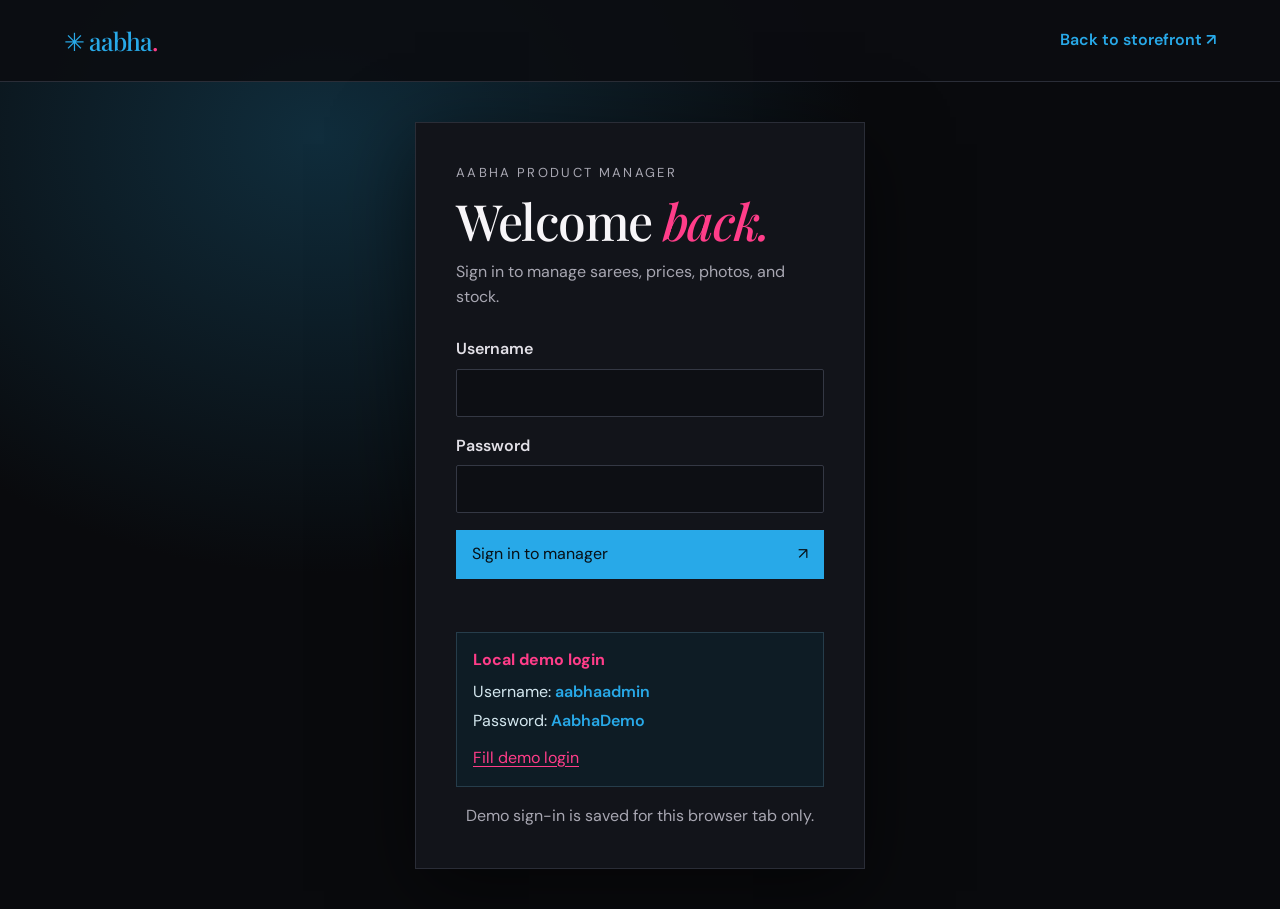
<file: admin-login.html>
<!doctype html>
<html lang="en">
<head>
  <meta charset="UTF-8" />
  <meta name="viewport" content="width=device-width, initial-scale=1.0" />
  <meta name="theme-color" content="#090a0d" />
  <title>Admin sign in — Aabha</title>
  <link rel="preconnect" href="https://fonts.googleapis.com" />
  <link rel="preconnect" href="https://fonts.gstatic.com" crossorigin />
  <link href="https://fonts.googleapis.com/css2?family=DM+Sans:wght@400;500;600;700&family=Playfair+Display:ital,wght@0,500;0,600;0,700;1,500&display=swap" rel="stylesheet" />
  <link rel="stylesheet" href="admin-login.css?v=2" />
  <link rel="stylesheet" href="admin-login-theme.css?v=1" />
  <script>if(sessionStorage.getItem('aabhaAdminSession')==='authenticated')location.replace('admin.html');</script>
</head>
<body>
  <header class="login-header"><a class="brand" href="index.html">✳ aabha<span>.</span></a><a class="store-link" href="index.html">Back to storefront ↗</a></header>
  <main class="login-main">
    <section class="login-card" aria-labelledby="login-title">
      <p class="eyebrow">AABHA PRODUCT MANAGER</p>
      <h1 id="login-title">Welcome <em>back.</em></h1>
      <p class="login-intro">Sign in to manage sarees, prices, photos, and stock.</p>
      <form id="admin-login-form">
        <label class="login-field">Username<input id="admin-username" name="username" type="text" autocomplete="username" required /></label>
        <label class="login-field">Password<input id="admin-password" name="password" type="password" autocomplete="current-password" required /></label>
        <button class="login-submit" type="submit">Sign in to manager <span>↗</span></button>
        <p class="login-status" id="login-status" aria-live="polite" role="status"></p>
      </form>
      <aside class="demo-credentials"><strong>Local demo login</strong><span>Username: <code>aabhaadmin</code></span><span>Password: <code>AabhaDemo</code></span><button id="use-demo" type="button">Fill demo login</button></aside>
      <p class="local-note">Demo sign-in is saved for this browser tab only.</p>
    </section>
  </main>
  <script src="admin-login.js?v=1"></script>
</body>
</html>
</file>
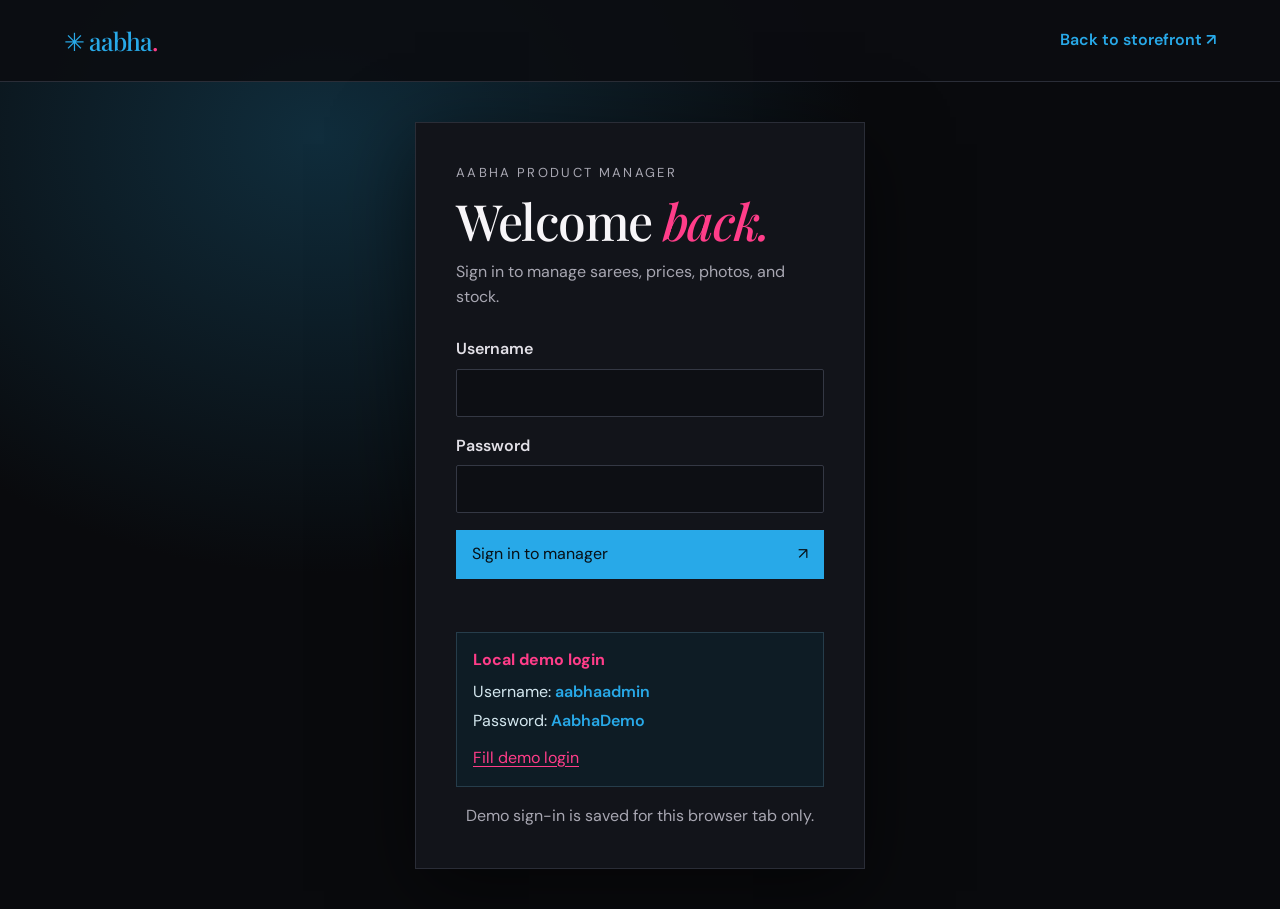
<file: admin.html>
<!doctype html>
<html lang="en">
<head>
  <meta charset="UTF-8" />
  <meta name="viewport" content="width=device-width, initial-scale=1.0" />
  <meta name="theme-color" content="#090a0d" />
  <title>Product Manager — Aabha</title>
  <link rel="preconnect" href="https://fonts.googleapis.com" />
  <link rel="preconnect" href="https://fonts.gstatic.com" crossorigin />
  <link href="https://fonts.googleapis.com/css2?family=DM+Sans:wght@400;500;600;700&family=Playfair+Display:ital,wght@0,500;0,600;0,700;1,500&display=swap" rel="stylesheet" />
  <link rel="stylesheet" href="admin.css?v=4" />
  <link rel="stylesheet" href="admin-theme.css?v=4" />
  <script>if(sessionStorage.getItem('aabhaAdminSession')!=='authenticated')location.replace('admin-login.html');</script>
</head>
<body>
  <header class="admin-header">
    <a class="brand" href="index.html">✳ aabha<span>.</span></a>
    <div class="header-right"><span class="manager-tag">PRODUCT MANAGER</span><a class="store-link" href="index.html">View storefront ↗</a><button class="logout-button" id="admin-logout" type="button">Sign out</button></div>
  </header>

  <main class="admin-main">
    <section class="intro"><div><p class="eyebrow">YOUR LOCAL CATALOG</p><h1>Manage your <em>collection.</em></h1><p class="intro-copy">Add sarees, update prices, and refresh product photos and descriptions.</p></div><div class="local-badge"><span></span>Saved in this browser</div></section>
    <section class="collection-manager" aria-labelledby="collection-manager-title">
      <div class="collection-manager-heading"><div><p class="eyebrow">SHOP BY WEAVE &amp; STYLE</p><h2 id="collection-manager-title">Manage collections</h2></div><p>Add a collection type here; it will appear in the saree editor and on the storefront.</p></div>
      <form id="collection-form" class="collection-form"><label class="visually-hidden" for="new-collection-name">New collection name</label><input id="new-collection-name" type="text" maxlength="40" placeholder="New collection, e.g. Linen" required /><button type="submit">Add collection <span>↗</span></button></form>
      <div class="collection-list" id="collection-list" aria-label="Available collections"></div>
      <p class="collection-status" id="collection-status" role="status" aria-live="polite"></p>
    </section>
    <div class="manager-layout">
      <section class="editor-panel" aria-labelledby="editor-title">
        <div class="panel-heading"><div><p class="eyebrow" id="form-mode">NEW PRODUCT</p><h2 id="editor-title">Add a saree</h2></div><button class="text-button" id="reset-form" type="button">Clear form</button></div>
        <form id="product-form">
          <input id="product-id" type="hidden" />
          <label class="field">Saree name<input id="product-name" name="name" type="text" maxlength="80" placeholder="e.g. Gulabi Kanchipuram Silk" required /></label>
          <div class="field-row"><label class="field">Price (₹)<input id="product-price" name="price" type="number" min="1" step="1" placeholder="2999" required /></label><label class="field">Collection<select id="product-category" name="category"><option>Silk</option><option>Cotton</option><option>Festive</option><option>Everyday</option><option>Kanchivaram</option></select></label></div>
          <label class="field">Short material / style line<input id="product-detail" name="detail" type="text" maxlength="80" placeholder="Kanchipuram silk · Zari border" /></label>
          <label class="field">Product description<textarea id="product-description" name="description" rows="4" maxlength="700" placeholder="Describe the weave, fabric, colours, and details…" required></textarea></label>
          <label class="field">Saree photos <span class="field-hint" id="photo-hint">Choose up to 5 JPG, PNG, or WebP images.</span><input id="product-images" name="images" type="file" accept="image/png,image/jpeg,image/webp" multiple /><span class="upload-note">The first photo is the storefront cover. Photos are resized for local storage.</span></label>
          <label class="append-images-row" id="append-images-row" hidden><input id="append-images" type="checkbox" checked /> Append selected photos to the current gallery (uncheck to replace it)</label>
          <div class="image-preview" id="image-preview-wrap" hidden><div class="image-preview-grid" id="image-preview-grid"></div><span id="image-preview-label">Photo preview</span></div>
          <label class="field">Color options <span class="field-hint">Enter comma-separated colors in the same order as their photos.</span><input id="product-color-labels" name="colorLabels" type="text" maxlength="120" placeholder="Green, Red, Gold" /><span class="upload-note">Customers can filter by these colors; selecting a swatch shows its matching photo.</span></label>
          <label class="field">Badge <span class="field-hint">Optional small label on the product card</span><input id="product-badge" name="badge" type="text" maxlength="28" placeholder="HANDLOOM" /></label>
          <button class="save-button" id="save-product" type="submit">Add saree to storefront <span>↗</span></button>
          <p class="form-status" id="form-status" role="status" aria-live="polite"></p>
        </form>
      </section>

      <section class="catalog-panel" aria-labelledby="catalog-title">
        <div class="panel-heading catalog-heading"><div><p class="eyebrow">LIVE STOREFRONT PRODUCTS</p><h2 id="catalog-title">Your sarees <span id="product-count"></span></h2></div><label class="catalog-search"><span class="visually-hidden">Search sarees</span><input id="catalog-search" type="search" placeholder="Search collection" /></label></div>
        <div class="product-list" id="product-list"></div>
        <p class="no-products" id="no-products" hidden>No sarees match your search.</p>
      </section>
    </div>
    <p class="storage-note">This manager and storefront share the catalog on this browser. Uploaded product photos are stored locally in the browser.</p>
  </main>
  <script src="catalog-data.js?v=7"></script>
  <script src="admin.js?v=8"></script>
  <script src="admin-collections.js?v=3"></script>
</body>
</html>
</file>
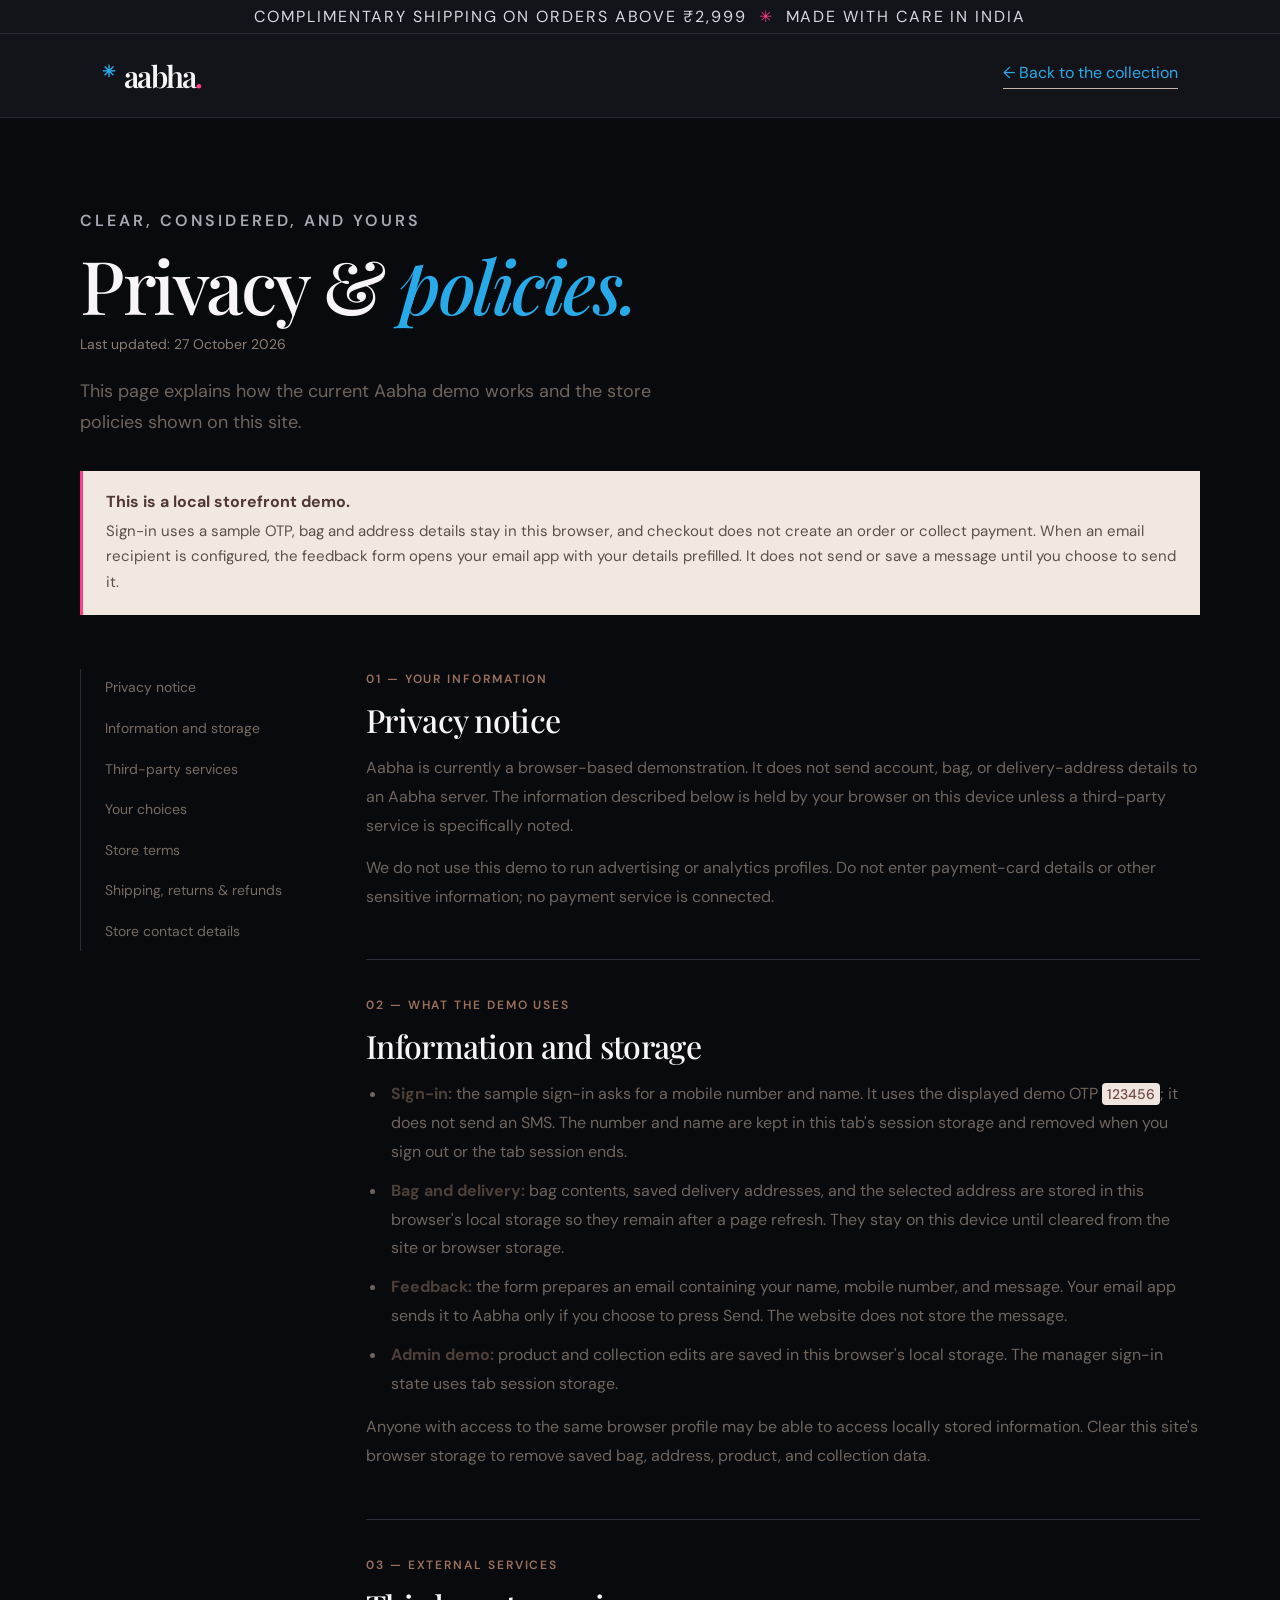
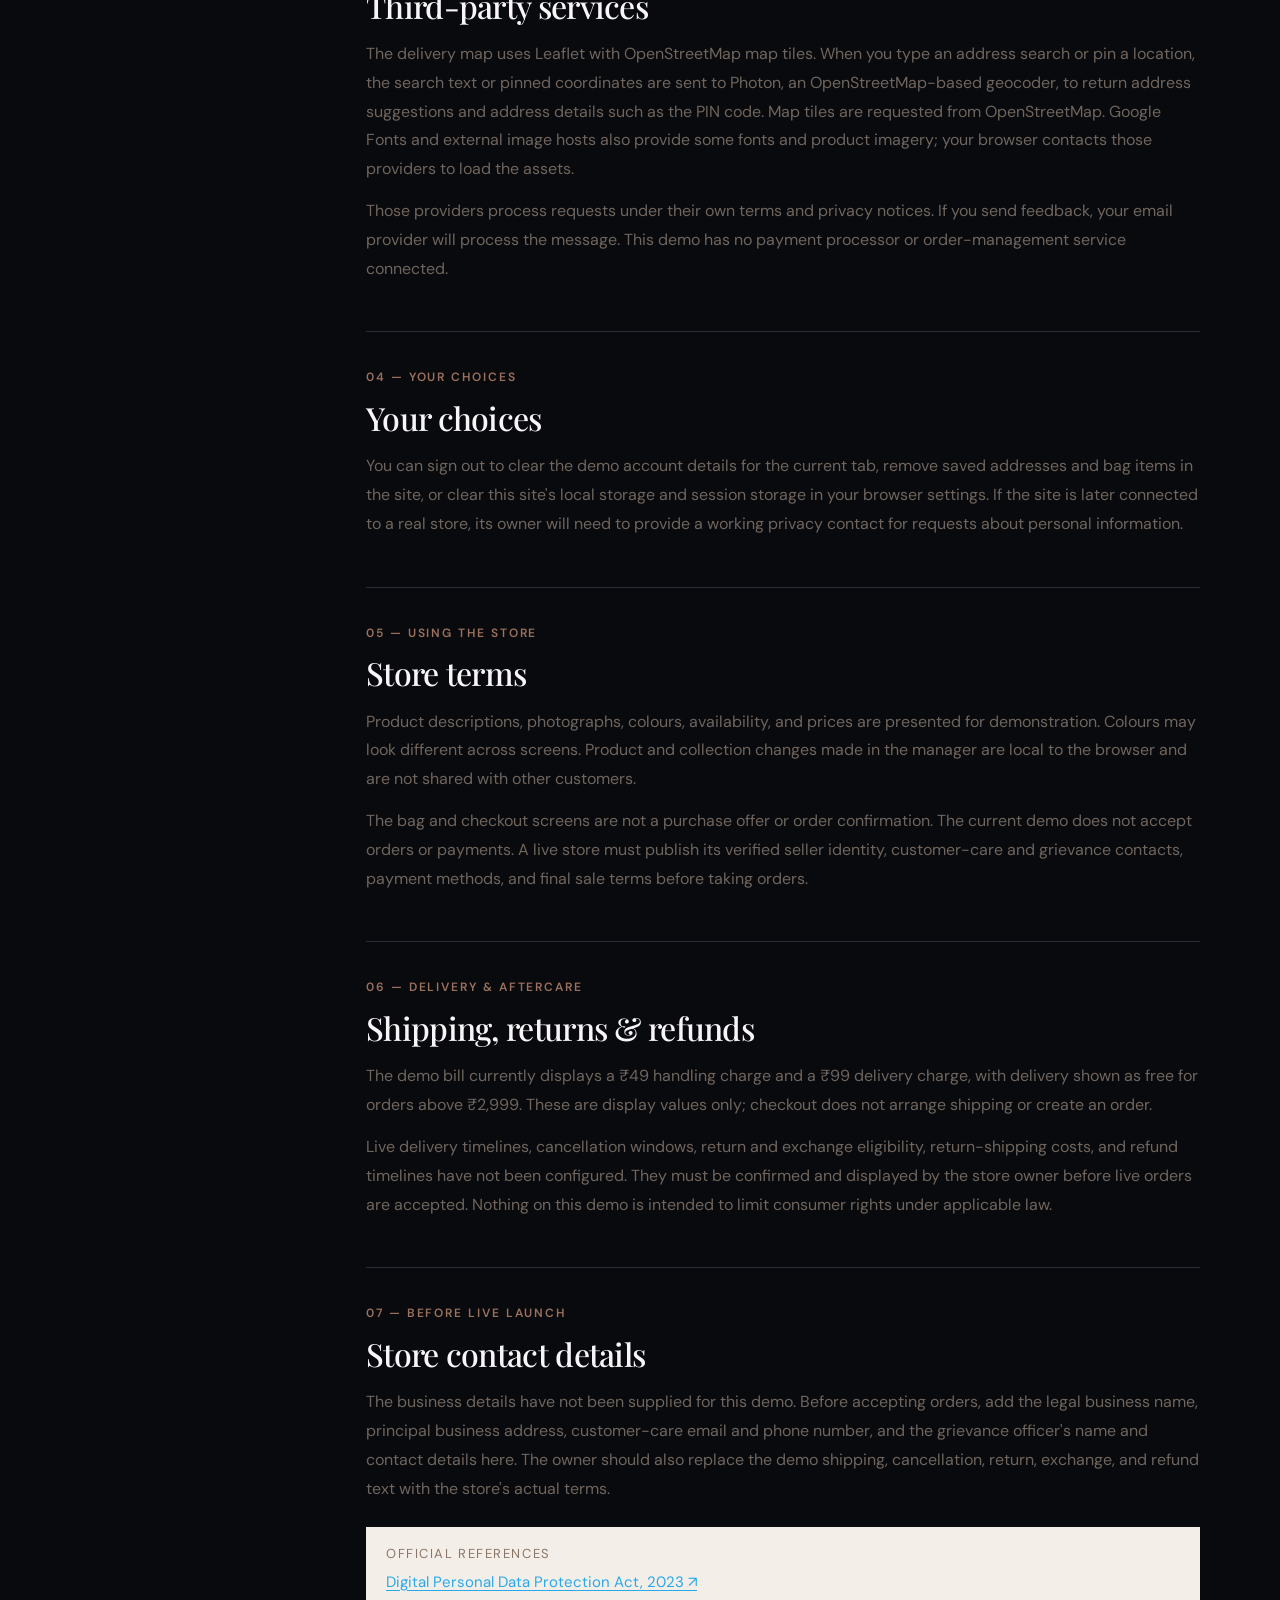
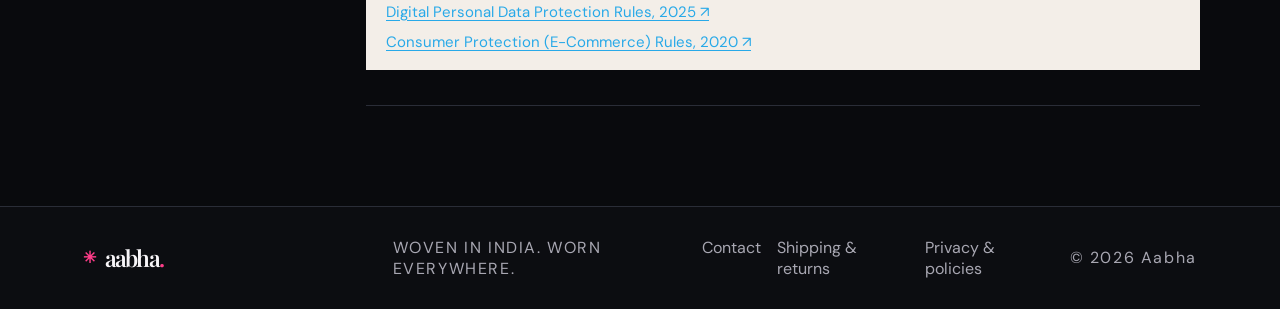
<file: policies.html>
<!doctype html>
<html lang="en">
<head>
  <meta charset="utf-8" />
  <meta name="viewport" content="width=device-width, initial-scale=1" />
  <meta name="description" content="Aabha privacy notice, store terms, and shipping and returns information." />
  <title>Privacy &amp; Policies — Aabha</title>
  <link href="https://fonts.googleapis.com/css2?family=DM+Sans:wght@400;500;600;700&family=Playfair+Display:ital,wght@0,500;0,600;0,700;1,500&display=swap" rel="stylesheet" />
  <link rel="stylesheet" href="styles.css?v=8" />
  <link rel="stylesheet" href="storefront-theme.css?v=1" />
  <link rel="stylesheet" href="policies.css?v=1" />
</head>
<body>
  <div class="announcement">Complimentary shipping on orders above ₹2,999 <span>✳</span> Made with care in India</div>
  <header class="policy-header">
    <a class="wordmark" href="index.html#top"><span class="logo-flower">✳</span> aabha<span class="logo-dot">.</span></a>
    <a class="policy-back" href="index.html#shop">← Back to the collection</a>
  </header>

  <main class="policy-page">
    <div class="policy-hero">
      <p class="eyebrow">CLEAR, CONSIDERED, AND YOURS</p>
      <h1>Privacy &amp; <em>policies.</em></h1>
      <p class="policy-updated">Last updated: 27 October 2026</p>
      <p class="policy-lede">This page explains how the current Aabha demo works and the store policies shown on this site.</p>
    </div>

    <aside class="policy-notice" aria-label="Demo store notice">
      <strong>This is a local storefront demo.</strong>
      <p>Sign-in uses a sample OTP, bag and address details stay in this browser, and checkout does not create an order or collect payment. When an email recipient is configured, the feedback form opens your email app with your details prefilled. It does not send or save a message until you choose to send it.</p>
    </aside>

    <div class="policy-layout">
      <nav class="policy-nav" aria-label="Privacy and store policy sections">
        <a href="#privacy">Privacy notice</a>
        <a href="#information">Information and storage</a>
        <a href="#third-parties">Third-party services</a>
        <a href="#your-choices">Your choices</a>
        <a href="#terms">Store terms</a>
        <a href="#shipping-returns">Shipping, returns &amp; refunds</a>
        <a href="#contact">Store contact details</a>
      </nav>

      <div class="policy-content">
        <section id="privacy">
          <p class="eyebrow">01 — YOUR INFORMATION</p>
          <h2>Privacy notice</h2>
          <p>Aabha is currently a browser-based demonstration. It does not send account, bag, or delivery-address details to an Aabha server. The information described below is held by your browser on this device unless a third-party service is specifically noted.</p>
          <p>We do not use this demo to run advertising or analytics profiles. Do not enter payment-card details or other sensitive information; no payment service is connected.</p>
        </section>

        <section id="information">
          <p class="eyebrow">02 — WHAT THE DEMO USES</p>
          <h2>Information and storage</h2>
          <ul>
            <li><strong>Sign-in:</strong> the sample sign-in asks for a mobile number and name. It uses the displayed demo OTP <code>123456</code>; it does not send an SMS. The number and name are kept in this tab's session storage and removed when you sign out or the tab session ends.</li>
            <li><strong>Bag and delivery:</strong> bag contents, saved delivery addresses, and the selected address are stored in this browser's local storage so they remain after a page refresh. They stay on this device until cleared from the site or browser storage.</li>
            <li><strong>Feedback:</strong> the form prepares an email containing your name, mobile number, and message. Your email app sends it to Aabha only if you choose to press Send. The website does not store the message.</li>
            <li><strong>Admin demo:</strong> product and collection edits are saved in this browser's local storage. The manager sign-in state uses tab session storage.</li>
          </ul>
          <p>Anyone with access to the same browser profile may be able to access locally stored information. Clear this site's browser storage to remove saved bag, address, product, and collection data.</p>
        </section>

        <section id="third-parties">
          <p class="eyebrow">03 — EXTERNAL SERVICES</p>
          <h2>Third-party services</h2>
          <p>The delivery map uses Leaflet with OpenStreetMap map tiles. When you type an address search or pin a location, the search text or pinned coordinates are sent to Photon, an OpenStreetMap-based geocoder, to return address suggestions and address details such as the PIN code. Map tiles are requested from OpenStreetMap. Google Fonts and external image hosts also provide some fonts and product imagery; your browser contacts those providers to load the assets.</p>
          <p>Those providers process requests under their own terms and privacy notices. If you send feedback, your email provider will process the message. This demo has no payment processor or order-management service connected.</p>
        </section>

        <section id="your-choices">
          <p class="eyebrow">04 — YOUR CHOICES</p>
          <h2>Your choices</h2>
          <p>You can sign out to clear the demo account details for the current tab, remove saved addresses and bag items in the site, or clear this site's local storage and session storage in your browser settings. If the site is later connected to a real store, its owner will need to provide a working privacy contact for requests about personal information.</p>
        </section>

        <section id="terms">
          <p class="eyebrow">05 — USING THE STORE</p>
          <h2>Store terms</h2>
          <p>Product descriptions, photographs, colours, availability, and prices are presented for demonstration. Colours may look different across screens. Product and collection changes made in the manager are local to the browser and are not shared with other customers.</p>
          <p>The bag and checkout screens are not a purchase offer or order confirmation. The current demo does not accept orders or payments. A live store must publish its verified seller identity, customer-care and grievance contacts, payment methods, and final sale terms before taking orders.</p>
        </section>

        <section id="shipping-returns">
          <p class="eyebrow">06 — DELIVERY &amp; AFTERCARE</p>
          <h2>Shipping, returns &amp; refunds</h2>
          <p>The demo bill currently displays a ₹49 handling charge and a ₹99 delivery charge, with delivery shown as free for orders above ₹2,999. These are display values only; checkout does not arrange shipping or create an order.</p>
          <p>Live delivery timelines, cancellation windows, return and exchange eligibility, return-shipping costs, and refund timelines have not been configured. They must be confirmed and displayed by the store owner before live orders are accepted. Nothing on this demo is intended to limit consumer rights under applicable law.</p>
        </section>

        <section id="contact">
          <p class="eyebrow">07 — BEFORE LIVE LAUNCH</p>
          <h2>Store contact details</h2>
          <p>The business details have not been supplied for this demo. Before accepting orders, add the legal business name, principal business address, customer-care email and phone number, and the grievance officer's name and contact details here. The owner should also replace the demo shipping, cancellation, return, exchange, and refund text with the store's actual terms.</p>
          <div class="policy-source-links">
            <span>Official references</span>
            <a href="https://www.meity.gov.in/writereaddata/files/Digital%20Personal%20Data%20Protection%20Act%202023.pdf" target="_blank" rel="noopener">Digital Personal Data Protection Act, 2023 ↗</a>
            <a href="https://www.meity.gov.in/documents/act-and-policies/digital-personal-data-protection-rules-2025-gDOxUjMtQWa?pageTitle=Digital-Personal-Data-Protection-Rules-2025" target="_blank" rel="noopener">Digital Personal Data Protection Rules, 2025 ↗</a>
            <a href="https://consumeraffairs.gov.in/public/upload/files/E%20commerce%20rules_1732703966.pdf" target="_blank" rel="noopener">Consumer Protection (E-Commerce) Rules, 2020 ↗</a>
          </div>
        </section>
      </div>
    </div>
  </main>

  <footer class="site-footer policy-footer">
    <a class="wordmark" href="index.html#top"><span class="logo-flower">✳</span> aabha<span class="logo-dot">.</span></a>
    <span>WOVEN IN INDIA. WORN EVERYWHERE.</span>
    <div><a href="index.html#story">Contact</a><a href="policies.html#shipping-returns">Shipping &amp; returns</a><a href="policies.html">Privacy &amp; policies</a></div>
    <small class="copyright">© 2026 Aabha</small>
  </footer>
</body>
</html>
</file>
<file: admin-login.css>
:root{--paper:#faf7f2;--ink:#332a26;--muted:#84776e;--line:#e4dbd1;--wine:#773d3d;--serif:'Playfair Display',Georgia,serif;--sans:'DM Sans',Arial,sans-serif}*{box-sizing:border-box}body{min-height:100vh;margin:0;background:radial-gradient(ellipse at 25% 15%,#efe4da 0,transparent 40%),#f6f1eb;color:var(--ink);font:16px/1.55 var(--sans)}button,input{font:inherit}.login-header{height:82px;padding:0 max(5vw,24px);display:flex;align-items:center;justify-content:space-between;background:rgba(250,247,242,.86);border-bottom:1px solid var(--line)}.brand{text-decoration:none;color:var(--wine);font:500 25px var(--serif);letter-spacing:-1px}.brand span{color:#bd7c4c}.store-link{color:var(--wine);text-decoration:none;font-weight:600}.store-link:hover{text-decoration:underline;text-underline-offset:4px}.login-main{display:grid;place-items:center;min-height:calc(100vh - 82px);padding:40px 18px}.login-card{width:min(450px,100%);padding:40px;background:var(--paper);border:1px solid #e2d8ce;box-shadow:0 22px 75px rgba(58,39,30,.12)}.eyebrow{margin:0 0 10px;font-size:13px;letter-spacing:.18em;color:#8b786d}.login-card h1{margin:0;font:500 clamp(38px,8vw,50px)/1.1 var(--serif);letter-spacing:-1.3px}.login-card h1 em{color:var(--wine);font-weight:500}.login-intro{margin:12px 0 27px;color:var(--muted)}.login-field{display:flex;flex-direction:column;gap:7px;margin:0 0 17px;color:#5e524b;font-weight:600}.login-field input{width:100%;height:48px;padding:10px 12px;border:1px solid #dcd1c7;border-radius:2px;background:#fffdfa;color:var(--ink);outline-color:#99705e;font-size:16px;font-weight:400}.login-submit{width:100%;min-height:49px;margin-top:5px;padding:12px 16px;border:0;background:var(--wine);color:#fff8f0;display:flex;align-items:center;justify-content:space-between;cursor:pointer}.login-submit:hover{background:#5e3032}.login-status{min-height:22px;margin:10px 0 0;color:#a14740;font-size:16px}.demo-credentials{display:flex;flex-direction:column;gap:4px;margin-top:21px;padding:15px 16px;background:#f0e9e0;color:#62554d}.demo-credentials strong{margin-bottom:3px;color:var(--wine)}.demo-credentials code{font:600 16px var(--sans);color:#342c27}.demo-credentials button{align-self:flex-start;margin-top:8px;padding:0;border:0;background:none;color:var(--wine);text-decoration:underline;text-underline-offset:3px;cursor:pointer}.local-note{margin:17px 0 0;color:#95877e;font-size:16px;text-align:center}@media(max-width:500px){.login-header{height:72px;padding:0 17px}.login-main{min-height:calc(100vh - 72px);padding:24px 14px}.login-card{padding:29px 22px}}
</file>
<file: admin-login-theme.css>
:root {
  color-scheme: dark;
  --jet: #090a0d;
  --panel: #12141a;
  --panel-raised: #191c24;
  --blue: #28a9e8;
  --blue-hover: #1688c3;
  --blue-soft: #102d3c;
  --rose: #ff3d89;
  --rose-soft: #381827;
  --paper: var(--panel);
  --ink: #f7f5f8;
  --muted: #a8a7b2;
  --line: #2a2d37;
  --wine: var(--blue);
}

body { background: radial-gradient(ellipse at 25% 15%, #102d3c 0, transparent 40%), var(--jet); color: var(--ink); }
.login-header { background: #0c0d11e8; border-color: var(--line); }
.brand, .store-link { color: var(--blue); }
.brand span { color: var(--rose); }
.login-card { border-color: var(--line); background: var(--panel); box-shadow: 0 22px 75px #0008; }
.eyebrow { color: var(--muted); }
.login-card h1 em { color: var(--rose); }
.login-intro, .local-note { color: var(--muted); }
.login-field { color: #e2e0e7; }
.login-field input {
  border-color: #343844;
  background: #0d0f14;
  color: var(--ink);
  outline-color: var(--blue);
}
.login-field input:focus { border-color: var(--blue); box-shadow: 0 0 0 3px #28a9e826; }
.login-submit { background: var(--blue); color: #071016; }
.login-submit:hover { background: var(--blue-hover); }
.login-status { color: var(--rose); }
.demo-credentials { border: 1px solid #263d4b; background: #0e1c25; color: #d4e7ef; }
.demo-credentials strong, .demo-credentials button { color: var(--rose); }
.demo-credentials code { color: var(--blue); }
</file>
<file: admin.css>
:root{--paper:#faf7f2;--ink:#332a26;--muted:#84776e;--line:#e4dbd1;--wine:#773d3d;--wine-dark:#5e3032;--serif:'Playfair Display',Georgia,serif;--sans:'DM Sans',Arial,sans-serif}*{box-sizing:border-box}body{margin:0;background:#f6f1eb;color:var(--ink);font:16px/1.55 var(--sans)}button,input,select,textarea{font:inherit}.admin-header{height:82px;padding:0 max(5vw,24px);display:flex;align-items:center;justify-content:space-between;background:var(--paper);border-bottom:1px solid var(--line)}.brand{position:relative;text-decoration:none;color:var(--wine);font:500 25px var(--serif);letter-spacing:-1px}.brand span{color:#bd7c4c}.brand small{display:block;margin-left:26px;color:#887a70;font:600 16px var(--sans);letter-spacing:2px}.header-right{display:flex;align-items:center;gap:24px}.manager-tag,.eyebrow{font-size:16px;letter-spacing:.18em;color:#8b786d}.store-link{color:var(--wine);text-decoration:none;font-weight:600}.store-link:hover{text-decoration:underline;text-underline-offset:4px}.admin-main{max-width:1420px;margin:auto;padding:52px max(5vw,24px) 40px}.intro{display:flex;justify-content:space-between;align-items:flex-end;margin-bottom:32px}.eyebrow{margin:0 0 10px}.intro h1{margin:0;font:500 clamp(35px,5vw,53px)/1.1 var(--serif);letter-spacing:-1.5px}.intro h1 em{color:var(--wine);font-weight:500}.intro-copy{color:var(--muted);margin:12px 0 0}.local-badge{display:flex;align-items:center;gap:9px;padding:10px 14px;background:#eeece4;color:#5a6951;border-radius:30px;font-size:16px}.local-badge span{width:8px;height:8px;border-radius:50%;background:#6c8c59}.manager-layout{display:grid;grid-template-columns:minmax(310px,.83fr) minmax(0,1.55fr);align-items:start;gap:24px}.editor-panel,.catalog-panel{background:var(--paper);border:1px solid var(--line);padding:25px 27px;box-shadow:0 8px 30px rgba(55,39,30,.04)}.panel-heading{display:flex;align-items:center;justify-content:space-between;gap:14px;padding-bottom:17px;margin-bottom:18px;border-bottom:1px solid var(--line)}.panel-heading .eyebrow{font-size:16px;margin-bottom:4px}.panel-heading h2{margin:0;font:500 25px/1.2 var(--serif)}.text-button{border:0;background:none;color:var(--wine);text-decoration:underline;text-underline-offset:3px;cursor:pointer}.field{display:flex;flex-direction:column;gap:7px;margin:0 0 17px;color:#5e524b;font-size:16px;font-weight:600}.field input,.field select,.field textarea,.catalog-search input{width:100%;padding:11px 12px;border:1px solid #dcd1c7;border-radius:2px;background:#fffdfa;color:var(--ink);outline-color:#99705e;font-size:16px;font-weight:400}.field input[type=file]{padding:9px;background:#f8f4ee;font-size:16px}.field textarea{resize:vertical;min-height:104px;line-height:1.5}.field-row{display:grid;grid-template-columns:1fr 1fr;gap:13px}.field-hint,.upload-note{font-size:16px;font-weight:400;color:#8e8178}.upload-note{line-height:1.45}.image-preview{display:flex;align-items:center;gap:12px;margin:-5px 0 17px;padding:9px;border:1px solid var(--line);background:#f8f4ef;font-size:16px;color:var(--muted)}.image-preview img{width:58px;height:72px;object-fit:cover;background:#ebe3d9}.save-button{width:100%;min-height:48px;border:0;background:var(--wine);color:#fff8f0;padding:12px 17px;display:flex;align-items:center;justify-content:space-between;cursor:pointer;font-size:16px;transition:background .15s}.save-button:hover{background:var(--wine-dark)}.form-status{min-height:20px;margin:10px 0 0;color:#58734b;font-size:16px}.form-status.error{color:#9a433e}.catalog-heading{align-items:flex-end}.catalog-heading h2 span{font:400 16px var(--sans);color:#92857c}.catalog-search{width:min(240px,44%)}.catalog-search input{height:42px;padding:8px 10px;font-size:16px}.product-list{display:grid;grid-template-columns:repeat(2,minmax(0,1fr));gap:14px}.catalog-card{display:grid;grid-template-columns:84px minmax(0,1fr);min-height:132px;border:1px solid var(--line);background:#fffdfa;overflow:hidden}.catalog-card>img{width:84px;height:100%;min-height:132px;object-fit:cover;background:#eee6dd}.catalog-card-copy{display:flex;flex-direction:column;align-items:flex-start;min-width:0;padding:10px 11px}.catalog-card-copy h3{width:100%;overflow:hidden;text-overflow:ellipsis;white-space:nowrap;margin:0;font:500 16px/1.35 var(--serif)}.catalog-card-copy p{margin:5px 0;color:#887b72;font-size:16px;line-height:1.4;display:-webkit-box;-webkit-line-clamp:2;-webkit-box-orient:vertical;overflow:hidden}.catalog-price{font-weight:700;color:#4e3e36;font-size:16px}.catalog-card-actions{display:flex;gap:7px;margin-top:auto;padding-top:6px}.catalog-card-actions button{border:1px solid #cdbdb0;background:transparent;padding:5px 9px;color:var(--wine);font-size:16px;cursor:pointer}.catalog-card-actions button:hover{background:#f2e9e1}.no-products{padding:30px 8px;text-align:center;color:var(--muted)}.storage-note{margin:18px 0 0;color:#8a7c73;font-size:16px}.visually-hidden{position:absolute;width:1px;height:1px;padding:0;margin:-1px;overflow:hidden;clip:rect(0,0,0,0);white-space:nowrap;border:0}@media(max-width:1050px){.manager-layout{grid-template-columns:minmax(290px,.85fr) minmax(0,1.25fr)}.product-list{grid-template-columns:1fr}}@media(max-width:720px){.admin-header{height:72px;padding:0 18px}.brand{font-size:21px}.manager-tag{display:none}.header-right{gap:0}.store-link{font-size:16px}.admin-main{padding:34px 16px}.intro{align-items:flex-start;gap:12px;flex-direction:column}.intro h1{font-size:38px}.local-badge{font-size:16px}.manager-layout{grid-template-columns:1fr;gap:17px}.editor-panel,.catalog-panel{padding:19px 16px}.catalog-heading{align-items:flex-start;flex-direction:column}.catalog-search{width:100%}.product-list{grid-template-columns:repeat(2,minmax(0,1fr));gap:9px}.catalog-card{grid-template-columns:70px minmax(0,1fr);min-height:128px}.catalog-card>img{width:70px;min-height:128px}.catalog-card-copy{padding:8px}.catalog-card-copy h3{font-size:16px}.catalog-card-copy p{font-size:16px}.catalog-card-actions{gap:4px}.catalog-card-actions button{padding:5px 7px;font-size:16px}}@media(max-width:390px){.product-list{grid-template-columns:1fr}.catalog-card{grid-template-columns:80px minmax(0,1fr)}.catalog-card>img{width:80px}}
.image-preview-grid{display:flex;flex-wrap:wrap;gap:7px}.image-preview-grid img{width:54px;height:68px;object-fit:cover;background:#ebe3d9}.append-images-row{display:flex;align-items:center;gap:9px;margin:-5px 0 15px;color:#5e524b;font-size:16px;cursor:pointer}.append-images-row input{width:17px;height:17px;accent-color:var(--wine)}.image-preview[hidden],.append-images-row[hidden]{display:none}.stock-state{display:inline-flex;align-items:center;gap:6px;margin-top:5px;font-size:16px;font-weight:600}.stock-state:before{content:'';width:8px;height:8px;border-radius:50%;background:#55825a}.stock-state.out-of-stock{color:#994c44}.stock-state.out-of-stock:before{background:#b3564b}.catalog-card.is-out-of-stock>img{filter:grayscale(.45);opacity:.78}.catalog-card-actions{flex-wrap:wrap}.catalog-card-actions button.remove-product{border-color:#cba9a3;color:#9a443e}.catalog-card-actions button.remove-product:hover{background:#f7e9e6}.gallery-count{font-size:16px;color:#84776e;margin-top:5px}.catalog-card-actions button{font-size:16px}.catalog-card-actions button.remove-product{color:#9a443e}.logout-button{border:1px solid #cdbdb0;background:transparent;padding:8px 13px;color:var(--wine);cursor:pointer}.logout-button:hover{background:#f2e9e1}@media(max-width:720px){.logout-button{padding:7px 10px;font-size:16px}}
</file>
<file: admin-theme.css>
:root {
  color-scheme: dark;
  --jet: #090a0d;
  --panel: #12141a;
  --panel-raised: #191c24;
  --blue: #28a9e8;
  --blue-hover: #1688c3;
  --blue-soft: #102d3c;
  --rose: #ff3d89;
  --rose-soft: #381827;
  --paper: var(--panel);
  --ink: #f7f5f8;
  --muted: #a8a7b2;
  --line: #2a2d37;
  --wine: var(--blue);
  --wine-dark: var(--blue-hover);
}

body { background: var(--jet); color: var(--ink); }
.admin-header { background: #0c0d11; border-color: var(--line); }
.brand, .store-link, .text-button { color: var(--blue); }
.brand span { color: var(--rose); }
.brand small, .manager-tag, .eyebrow { color: var(--muted); }
.intro h1 em { color: var(--rose); }
.intro-copy, .field-hint, .upload-note, .storage-note, .gallery-count { color: var(--muted); }
.local-badge { color: #b7e6fb; background: #0c202b; }
.local-badge span { background: var(--blue); }
.editor-panel, .catalog-panel {
  background: var(--panel);
  border-color: var(--line);
  box-shadow: 0 8px 30px #0005;
}
.panel-heading { border-color: var(--line); }
.field { color: #e2e0e7; }
.field input, .field select, .field textarea, .catalog-search input {
  border-color: #343844;
  background: #0d0f14;
  color: var(--ink);
  outline-color: var(--blue);
}
.field input:focus, .field select:focus, .field textarea:focus, .catalog-search input:focus {
  border-color: var(--blue);
  box-shadow: 0 0 0 3px #28a9e826;
}
.field input[type=file] { background: var(--panel-raised); }
.append-images-row { color: #e2e0e7; }
.append-images-row input { accent-color: var(--blue); }
.image-preview { border-color: var(--line); background: var(--panel-raised); color: var(--muted); }
.image-preview img { background: #20232b; }
.save-button { background: var(--blue); color: #071016; }
.save-button:hover { background: var(--blue-hover); }
.form-status { color: var(--blue); }
.form-status.error { color: var(--rose); }
.catalog-heading h2 span { color: var(--rose); }
.catalog-card { border-color: var(--line); background: #0e1015; }
.catalog-card > img { background: #1d2028; }
.catalog-card-copy h3 { color: var(--ink); }
.catalog-card-copy p, .no-products { color: var(--muted); }
.catalog-price { color: var(--blue); }
.catalog-card-actions button {
  border-color: #343844;
  background: #171920;
  color: var(--blue);
}
.catalog-card-actions button:hover { border-color: var(--blue); background: var(--blue-soft); }
.catalog-card-actions button.remove-product { border-color: #633047; color: var(--rose); }
.catalog-card-actions button.remove-product:hover { border-color: var(--rose); background: var(--rose-soft); }
.stock-state { color: var(--blue); }
.stock-state:before { background: var(--blue); }
.stock-state.out-of-stock { color: var(--rose); }
.stock-state.out-of-stock:before { background: var(--rose); }
.catalog-card.is-out-of-stock > img { filter: grayscale(.45); opacity: .78; }
.logout-button { border-color: #343844; background: #171920; color: var(--rose); }
.logout-button:hover { border-color: var(--rose); background: var(--rose-soft); }
.image-preview { display: block; }
.image-preview-grid { display: flex; flex-wrap: wrap; gap: 10px; }
.image-preview-item { width: 112px; min-width: 0; overflow: hidden; border: 1px solid var(--line); border-radius: 8px; background: #0d0f14; }
.image-preview-item img { display: block; width: 100%; height: 136px; object-fit: cover; background: var(--panel-raised); }
.image-preview-actions { display: flex; gap: 5px; padding: 6px; }
.image-preview-actions button { flex: 1; min-width: 0; padding: 6px 4px; border: 1px solid #343844; border-radius: 5px; color: var(--blue); background: #171920; font-size: 12px; cursor: pointer; }
.image-preview-actions button:hover { border-color: var(--blue); background: var(--blue-soft); }
.image-preview-actions button.remove-photo-button { color: var(--rose); }
.image-preview-actions button.remove-photo-button:hover { border-color: var(--rose); background: var(--rose-soft); }
.image-swap-label { position: relative; display: flex; flex: 1; min-width: 0; align-items: center; justify-content: center; padding: 6px 4px; overflow: hidden; border: 1px solid #343844; border-radius: 5px; color: var(--blue); background: #171920; font-size: 12px; cursor: pointer; }
.image-swap-label:hover { border-color: var(--blue); background: var(--blue-soft); }
.gallery-swap-input { position: absolute; inset: 0; width: 100%; height: 100%; opacity: 0; cursor: pointer; }
.gallery-empty { width: 100%; margin: 0; color: var(--muted); font-size: 14px; }
#image-preview-label { display: block; margin-top: 8px; }
.collection-manager { margin: 0 0 24px; padding: 22px 25px; border: 1px solid var(--line); border-radius: 12px; background: var(--panel); }
.collection-manager-heading { display: flex; align-items: center; justify-content: space-between; gap: 20px; margin-bottom: 16px; }
.collection-manager-heading .eyebrow { margin-bottom: 5px; }
.collection-manager-heading h2 { margin: 0; color: var(--text); font: 500 25px/1.2 var(--serif); }
.collection-manager-heading > p { max-width: 420px; margin: 0; color: var(--muted); font-size: 14px; }
.collection-form { display: flex; gap: 9px; max-width: 590px; }
.collection-form input { flex: 1; min-width: 0; padding: 11px 12px; border: 1px solid #343844; border-radius: 7px; color: var(--text); background: #0d0f14; font: inherit; }
.collection-form input:focus { border-color: var(--blue); outline: 2px solid #28a9e826; }
.collection-form button { display: inline-flex; align-items: center; gap: 15px; padding: 10px 14px; border: 0; border-radius: 7px; color: #071016; background: var(--blue); font: 600 14px var(--sans); cursor: pointer; }
.collection-form button:hover { background: var(--blue-hover); }
.collection-list { display: flex; flex-wrap: wrap; gap: 8px; margin-top: 15px; }
.collection-chip { display: inline-flex; align-items: center; gap: 10px; padding: 7px 10px; border: 1px solid #343844; border-radius: 999px; color: var(--text); background: #171920; font-size: 13px; }
.collection-chip small { color: var(--muted); font-size: 11px; }
.remove-collection-button { padding: 3px 0 3px 8px; border: 0; border-left: 1px solid #343844; color: var(--rose); background: transparent; font: 500 12px var(--sans); cursor: pointer; }
.remove-collection-button:hover { color: #ff8db8; text-decoration: underline; text-underline-offset: 3px; }
.collection-status { min-height: 18px; margin: 9px 0 0; color: var(--blue); font-size: 13px; }
.collection-status.error { color: var(--rose); }

@media (max-width: 720px) {
  .admin-header { background: #0c0d11; }
  .editor-panel, .catalog-panel { background: var(--panel); }
  .collection-manager { padding: 18px 16px; }
  .collection-manager-heading { align-items: flex-start; flex-direction: column; gap: 7px; }
  .collection-form { flex-direction: column; }
  .collection-form button { justify-content: space-between; }
}
</file>
<file: styles.css>
:root{--paper:#faf7f2;--ink:#27221f;--muted:#7f766e;--line:#e4ddd4;--wine:#773d3d;--saffron:#bd7957;--serif:'Playfair Display',Georgia,serif;--sans:'DM Sans',Arial,sans-serif}*{box-sizing:border-box}html{scroll-behavior:smooth}body{margin:0;background:var(--paper);color:var(--ink);font-family:var(--sans);-webkit-font-smoothing:antialiased}button,input,select{font:inherit}button,a{-webkit-tap-highlight-color:transparent}a{color:inherit;text-decoration:none}.announcement{height:34px;background:#49312e;color:#fcf8f0;display:flex;align-items:center;justify-content:center;gap:12px;font-size:16px;letter-spacing:.12em;text-transform:uppercase}.announcement span{color:#ddb58d}.site-header{height:91px;padding:0 6.5%;display:grid;grid-template-columns:190px 1fr 130px;align-items:center;border-bottom:1px solid rgba(39,34,31,.1);position:relative;z-index:3;background:var(--paper)}.wordmark{display:flex;align-items:center;position:relative;width:max-content;font-family:var(--serif);font-size:30px;letter-spacing:-1.9px;font-weight:600;padding-left:22px}.logo-flower{position:absolute;left:0;top:5px;font-family:var(--sans);font-size:16px;color:var(--saffron)}.logo-dot{color:var(--wine)}.wordmark small{font-family:var(--sans);position:absolute;left:23px;bottom:-11px;font-size:16px;letter-spacing:.18em;font-weight:500;color:#877a72}.main-nav{display:flex;justify-content:center;gap:31px}.main-nav a{font-size:16px;color:#746b64;transition:color .2s}.main-nav a:hover,.main-nav a.active{color:var(--wine)}.header-actions{display:flex;justify-content:flex-end;align-items:center;gap:23px}.icon-button,.cart-trigger,.menu-toggle{border:0;background:none;cursor:pointer;color:var(--ink)}.icon-button svg{width:19px;height:19px;stroke:currentColor;stroke-width:1.5;fill:none}.cart-trigger{font-size:16px}.cart-count{display:inline-grid;place-items:center;margin-left:7px;background:#eee6de;border-radius:50%;width:23px;height:23px;font-size:16px}.menu-toggle{display:none}.hero{min-height:590px;display:grid;grid-template-columns:47% 53%;position:relative;padding-left:10.5%;overflow:hidden}.hero-copy{align-self:center;padding:15px 45px 15px 0;position:relative;z-index:1}.eyebrow{font-size:16px;letter-spacing:.19em;color:#83776f;font-weight:600}.hero h1{font-family:var(--serif);font-weight:500;font-size:clamp(57px,6.5vw,88px);line-height:.99;letter-spacing:-3.8px;margin:25px 0 19px}.hero h1 em,.section-heading h2 em,.craft-copy h2 em,.quote-band blockquote em,.newsletter h2 em{font-weight:500;color:var(--wine)}.hero-copy>p{font-size:16px;color:#756d67;line-height:1.85;max-width:327px;margin:0 0 28px}.button{height:48px;padding:0 20px;display:inline-flex;align-items:center;justify-content:space-between;gap:34px;font-size:16px;font-weight:500;border:0;cursor:pointer;transition:background .2s,transform .2s}.button:hover{transform:translateY(-2px)}.button-dark{background:#513832;color:#fff}.button-dark:hover{background:#704943}.button span{font-size:16px}.hero-note{position:absolute;left:0;bottom:-99px;color:#81776f;font-size:16px;display:flex;align-items:center;gap:11px}.note-line{width:31px;height:1px;background:#b6a99c}.hero-image{margin:30px 0 30px;height:530px;position:relative;background:#d8c3b4 url('https://images.unsplash.com/photo-1726981448126-c7fc9237cdb5?auto=format&fit=crop&w=1500&q=85') center 37%/cover no-repeat}.hero-image:after{content:'';position:absolute;inset:55% 0 0;background:linear-gradient(0deg,rgba(34,25,22,.43),transparent)}.hero-caption{position:absolute;bottom:18px;left:21px;right:21px;z-index:1;display:flex;justify-content:space-between;color:#fff;font-size:16px;letter-spacing:.17em}.image-stamp{position:absolute;right:20px;top:20px;width:58px;height:58px;border:1px solid rgba(255,255,255,.78);border-radius:50%;display:grid;place-content:center;text-align:center;color:white;font-size:16px;letter-spacing:.09em;line-height:1.55;z-index:1}.hero-side{position:absolute;right:2.5%;top:44%;writing-mode:vertical-rl;font-size:16px;letter-spacing:.18em;color:#877b72;display:flex;align-items:center;gap:15px}.hero-side span{color:var(--saffron);font-size:16px}.trust-strip{min-height:70px;border-top:1px solid var(--line);border-bottom:1px solid var(--line);display:flex;align-items:center;justify-content:space-evenly;padding:0 6%;color:#655b55;font-size:16px;letter-spacing:.025em}.trust-strip div{display:flex;align-items:center;gap:9px}.trust-strip span{color:var(--saffron);font-size:16px}.shop-section{padding:100px 9.5% 72px}.section-heading{display:flex;justify-content:space-between;align-items:end}.section-heading h2,.newsletter h2{font-family:var(--serif);font-size:clamp(34px,4vw,49px);font-weight:500;letter-spacing:-1.5px;margin:12px 0 0}.text-link{font-size:16px;border-bottom:1px solid #aaa095;padding:0 0 6px}.text-link span{padding-left:8px}.shop-controls{margin-top:43px;border-bottom:1px solid var(--line);display:flex;align-items:center;justify-content:space-between}.filter-list{display:flex;gap:25px}.filter-chip{background:none;border:0;padding:0 0 14px;cursor:pointer;color:#898078;font-size:16px;position:relative}.filter-chip span{font-size:16px;margin-left:5px;opacity:.65}.filter-chip.selected{color:var(--wine)}.filter-chip.selected:after{content:'';height:1.5px;position:absolute;background:var(--saffron);bottom:-1px;left:0;right:0}.sort-label{display:flex;align-items:center;gap:7px;font-size:16px;color:#82776f;position:relative;margin-bottom:12px}.sort-label select{appearance:none;background:transparent;border:0;padding:0 14px 0 0;color:var(--ink);font-size:16px;cursor:pointer;outline:none}.sort-label>span{position:absolute;right:0;pointer-events:none}.product-grid{display:grid;grid-template-columns:repeat(4,minmax(0,1fr));column-gap:17px;row-gap:39px;padding-top:26px}.product-card{min-width:0;position:relative}.product-image{aspect-ratio:.76;overflow:hidden;position:relative;background:#eee7de}.product-image img{width:100%;height:100%;object-fit:cover;transition:transform .55s cubic-bezier(.2,.7,.3,1);display:block}.product-card:hover .product-image img{transform:scale(1.045)}.badge{position:absolute;top:11px;left:11px;background:rgba(250,247,242,.95);font-size:16px;letter-spacing:.1em;padding:7px 9px;color:#594640}.quick-add{position:absolute;bottom:9px;left:9px;right:9px;width:calc(100% - 18px);height:38px;background:rgba(250,247,242,.97);border:0;font-size:16px;color:#453632;cursor:pointer;opacity:0;transform:translateY(7px);transition:opacity .2s,transform .2s}.product-card:hover .quick-add,.quick-add:focus{opacity:1;transform:translateY(0)}.product-info{padding-top:11px;display:grid;grid-template-columns:1fr auto;gap:5px}.product-name{font-size:16px;font-weight:500}.product-price{font-size:16px}.product-category{grid-column:1/3;color:#8e8178;font-size:16px}.product-colors{display:flex;gap:5px;margin-top:7px;grid-column:1/3}.swatch{width:9px;height:9px;border-radius:50%;border:1px solid rgba(0,0,0,.12)}.shop-bottom{margin-top:44px;border-top:1px solid var(--line);padding-top:14px;display:flex;justify-content:space-between;font-size:16px;letter-spacing:.15em;color:#8b8078}.empty-state{text-align:center;color:#77746b;padding:60px 0;font-family:var(--serif);font-size:20px}.search-row{display:none;padding:17px 0 0}.search-row.open{display:block}.search-row>label{display:block;font-size:16px;text-transform:uppercase;letter-spacing:.12em;color:#77746b;margin:0 0 7px}.search-row>div{display:flex;border-bottom:1px solid #aaa59b;max-width:370px}.search-row input{border:0;background:transparent;outline:0;flex:1;padding:9px 0;font-size:16px}.search-row button{background:none;border:0;font-size:20px;color:#777;cursor:pointer}.craft-band{min-height:440px;background:#eee7de;display:grid;grid-template-columns:49% 51%;position:relative}.craft-image{margin:48px 0 48px 16%;background:url('https://d2wo2o4icj5j57.cloudfront.net/Jeenalavie/BlogImages/Blog-143/image1.jpg') center/cover}.craft-copy{align-self:center;padding:45px 15% 45px 11%}.craft-copy h2{font-family:var(--serif);font-size:clamp(42px,5vw,63px);line-height:1.02;font-weight:500;letter-spacing:-2px;margin:17px 0}.craft-copy p{font-size:16px;color:#776c64;line-height:1.9;max-width:350px;margin:0 0 23px}.craft-number{position:absolute;right:3%;bottom:25px;font-size:16px;letter-spacing:.14em;color:#82776f}.quote-band{min-height:310px;background:#f5eee5;display:flex;flex-direction:column;align-items:center;justify-content:center;text-align:center;position:relative}.quote-mark{font-family:var(--serif);color:var(--saffron);font-size:48px;line-height:.7}.quote-band blockquote{font-family:var(--serif);font-size:clamp(31px,4vw,46px);line-height:1.15;margin:13px 0 18px;letter-spacing:-1px}.quote-byline{font-size:16px;letter-spacing:.17em;color:#81766e}.newsletter{padding:71px 11%;display:flex;justify-content:space-between;align-items:center;gap:50px}.newsletter h2{font-size:36px}.newsletter p{font-size:16px;color:#7d736c;margin-bottom:0}.newsletter form{width:min(350px,100%)}.newsletter form>label{display:block;font-size:16px;letter-spacing:.1em;color:#7b7169;margin-bottom:8px}.newsletter form>div{display:flex;border-bottom:1px solid #8c7c72}.newsletter input{border:0;background:transparent;outline:0;flex:1;padding:11px 0;font-size:16px}.newsletter form button{border:0;background:none;font-size:17px;cursor:pointer}.form-feedback{display:block;margin-top:9px;color:#92867c;font-size:16px}.site-footer{padding:30px 6.5%;background:#49312e;color:#f8f3ec;display:grid;grid-template-columns:1fr 1fr 1.2fr auto;align-items:center;gap:18px}.site-footer .wordmark{font-size:23px}.site-footer .wordmark small{color:#d6c7b6}.site-footer .logo-flower,.site-footer .logo-dot{color:#e1a77d}.site-footer>span,.site-footer .copyright{font-size:16px;letter-spacing:.1em;color:#d1c2b6}.site-footer>div{display:flex;gap:16px;font-size:16px;color:#eee2d7}.cart-backdrop{position:fixed;inset:0;background:rgba(35,27,24,.42);z-index:10;opacity:0;pointer-events:none;transition:opacity .25s}.cart-backdrop.open{opacity:1;pointer-events:auto}.cart-drawer{position:fixed;right:0;top:0;bottom:0;z-index:11;width:min(430px,100%);background:var(--paper);padding:29px 28px;display:flex;flex-direction:column;transform:translateX(102%);transition:transform .3s ease}.cart-drawer.open{transform:translateX(0)}.drawer-head{display:flex;justify-content:space-between;align-items:flex-start;border-bottom:1px solid var(--line);padding-bottom:19px}.drawer-head h2{font-family:var(--serif);font-size:29px;font-weight:500;margin:7px 0 0}.drawer-count{font:16px var(--sans);color:#77746b}.drawer-head>button{border:0;background:none;font-size:27px;cursor:pointer;color:#777}.shipping-progress{padding:17px 0 7px}.shipping-copy{font-size:16px;color:#71655e}.shipping-progress>div{height:3px;background:#e9e0d7;margin-top:9px}.shipping-progress i{display:block;height:100%;width:0;background:#9b6952;transition:width .2s}.cart-items{overflow:auto}.cart-item{display:grid;grid-template-columns:70px 1fr auto;gap:12px;padding:16px 0;border-bottom:1px solid var(--line)}.cart-item img{width:70px;height:88px;object-fit:cover}.cart-item-info{display:flex;flex-direction:column;align-items:flex-start}.cart-item-info strong{font-size:16px;font-weight:500}.cart-item-info small{font-size:16px;color:#777;margin-top:5px}.quantity{display:flex;align-items:center;border:1px solid var(--line);margin-top:auto}.quantity button{border:0;background:none;width:24px;height:21px;cursor:pointer}.quantity span{font-size:16px}.cart-item-price{font-size:16px}.cart-empty{margin:auto;text-align:center}.cart-empty>span{font-size:23px;color:var(--saffron)}.cart-empty p{font-family:var(--serif);font-size:20px}.cart-empty button{background:none;border:0;cursor:pointer}.cart-footer{margin-top:auto;border-top:1px solid var(--line);padding-top:18px}.subtotal{display:flex;justify-content:space-between;font-size:16px}.cart-footer>p{font-size:16px;color:#77746b}.checkout-button{width:100%;margin-top:9px}.checkout-message{display:none;background:#efe7dd;padding:10px;margin-top:10px;font-size:16px;color:#58453c;line-height:1.5}.checkout-message.visible{display:block}.toast{position:fixed;bottom:22px;left:50%;transform:translate(-50%,12px);background:#49312e;color:white;padding:12px 18px;font-size:16px;opacity:0;pointer-events:none;transition:.25s;z-index:15}.toast.visible{opacity:1;transform:translate(-50%,0)}
@media(max-width:900px){.site-header{padding:0 4%;grid-template-columns:165px 1fr 110px}.main-nav{gap:16px}.main-nav a{font-size:16px}.hero{padding-left:6%;min-height:520px}.hero-image{height:460px}.hero-copy{padding-right:20px}.hero h1{font-size:63px}.shop-section{padding-left:6%;padding-right:6%}.product-grid{grid-template-columns:repeat(2,minmax(0,1fr));gap:28px 15px}.product-image{aspect-ratio:.82}.quick-add{opacity:1;transform:none}.newsletter{padding-left:8%;padding-right:8%}.site-footer{grid-template-columns:1fr 1fr}.site-footer .copyright{text-align:right}}@media(max-width:620px){.announcement{height:30px;font-size:16px;gap:7px}.site-header{height:70px;padding:0 5%;grid-template-columns:35px 1fr 100px}.menu-toggle{display:grid;gap:5px;padding:5px}.menu-toggle span{width:17px;height:1px;background:var(--ink)}.wordmark{font-size:26px}.main-nav{display:none;position:absolute;top:70px;left:0;right:0;background:var(--paper);padding:20px 7%;border-bottom:1px solid var(--line);flex-direction:column;gap:17px}.main-nav.open{display:flex}.main-nav a{font-size:16px}.header-actions{gap:15px}.hero{display:flex;flex-direction:column;padding:42px 5% 0;min-height:auto}.hero-copy{padding:0 0 31px}.hero h1{font-size:58px;letter-spacing:-2.8px;margin:17px 0 13px}.hero-copy>p{font-size:16px}.hero-note{display:none}.hero-image{margin:0;height:390px;width:100%;background-position:center 31%}.hero-side{display:none}.trust-strip{min-height:69px;display:grid;grid-template-columns:1fr 1fr;gap:13px;padding:16px 6%;font-size:16px}.trust-strip div{gap:6px}.shop-section{padding:61px 5% 50px}.section-heading{align-items:flex-start;gap:10px}.section-heading h2{font-size:33px;line-height:1.08}.section-heading .text-link{font-size:16px;white-space:nowrap;margin-top:25px}.shop-controls{margin-top:27px;align-items:flex-start}.filter-list{gap:14px;overflow-x:auto;margin-right:9px;scrollbar-width:none}.filter-list::-webkit-scrollbar{display:none}.filter-chip{font-size:16px;white-space:nowrap}.filter-chip span{display:none}.sort-label{font-size:16px;gap:3px;flex-shrink:0}.sort-label select{font-size:16px;max-width:76px}.product-grid{padding-top:19px;gap:24px 9px}.product-image{aspect-ratio:.73}.badge{top:7px;left:7px;padding:6px;font-size:16px}.quick-add{left:5px;right:5px;width:calc(100% - 10px);height:32px;font-size:16px;bottom:5px}.product-info{padding-top:8px}.product-name{font-size:16px}.product-price{font-size:16px}.product-category{font-size:16px}.shop-bottom{margin-top:28px}.craft-band{display:flex;flex-direction:column;padding:0 5% 40px}.craft-image{margin:0;height:310px;order:1;background-position:center 50%}.craft-copy{padding:42px 5% 35px;order:2}.craft-copy h2{font-size:47px}.craft-number{right:7%;bottom:17px}.quote-band{min-height:270px}.newsletter{padding:48px 7%;display:block}.newsletter h2{font-size:31px}.newsletter form{margin-top:25px}.site-footer{grid-template-columns:1fr 1fr;padding:24px 6%;gap:17px}.site-footer>span{font-size:16px}.site-footer>div{grid-column:1/3;grid-row:2;gap:15px}.site-footer .copyright{font-size:16px}.cart-drawer{padding:22px 19px}}
.login-trigger{border:0;background:none;color:var(--wine);font-size:16px;cursor:pointer;white-space:nowrap}.site-header{grid-template-columns:190px 1fr 205px}.header-actions{gap:16px}.auth-overlay{position:fixed;inset:0;z-index:20;background:rgba(35,27,24,.48);display:grid;place-items:center;padding:20px;opacity:0;pointer-events:none;transition:opacity .2s}.auth-overlay.open{opacity:1;pointer-events:auto}.auth-dialog{position:relative;width:min(420px,100%);background:var(--paper);padding:41px 38px 34px;box-shadow:0 18px 60px rgba(30,20,15,.16)}.auth-close{position:absolute;right:15px;top:11px;border:0;background:none;color:#71655e;font-size:26px;cursor:pointer}.auth-brand{display:block;font-family:var(--serif);font-size:23px;color:var(--wine);margin-bottom:24px}.auth-dialog h2{font-family:var(--serif);font-size:31px;font-weight:500;line-height:1.15;letter-spacing:-.7px;margin:10px 0}.auth-intro{font-size:16px;line-height:1.7;color:#7d736c;margin:0 0 24px}.auth-dialog form>label{display:block;font-size:16px;color:#71655e;margin-bottom:8px}.phone-field{height:45px;display:flex;align-items:center;border-bottom:1px solid #998a7d;gap:10px}.phone-field span{font-size:16px;color:#6e6057}.phone-field input,.otp-field{border:0;background:transparent;outline:0;flex:1;font-size:16px;padding:12px 0;color:var(--ink)}.auth-submit{width:100%;margin-top:19px}.auth-feedback{min-height:14px;color:#8a493e;font-size:16px;margin:10px 0 0}.otp-sent{font-size:16px;color:#71655e;line-height:1.6;margin:0 0 17px}.otp-field{width:100%;border-bottom:1px solid #998a7d;letter-spacing:.3em;font-size:16px}.demo-note{padding:10px;background:#f0e9e0;color:#756a62;font-size:16px;line-height:1.55}.demo-note strong{color:var(--wine);letter-spacing:.12em}.resend-otp{border:0;background:none;padding:12px 0 0;color:var(--wine);font-size:16px;text-decoration:underline;cursor:pointer}.signed-in-message{font-family:var(--serif);font-size:18px;color:#59443b}.auth-dialog [hidden]{display:none!important}@media(max-width:900px){.site-header{grid-template-columns:165px 1fr 195px}}@media(max-width:620px){.site-header{grid-template-columns:35px 1fr 151px}.header-actions{gap:11px}.login-trigger{font-size:16px}.auth-dialog{padding:38px 25px 28px}.auth-dialog h2{font-size:28px}}
.name-field{display:block;width:100%;border:0;border-bottom:1px solid #998a7d;background:transparent;outline:0;font-size:16px;padding:13px 0;color:var(--ink)}
.login-trigger{max-width:130px;overflow:hidden;text-overflow:ellipsis}.header-actions{min-width:0}@media(max-width:620px){.site-header{grid-template-columns:35px minmax(0,1fr) 157px}.login-trigger{max-width:66px;padding:0}.header-actions{gap:8px}}.checkout-overlay{position:fixed;inset:0;display:grid;place-items:center;padding:18px;background:rgba(35,27,24,.52);z-index:22;opacity:0;pointer-events:none;transition:opacity .2s}.checkout-overlay.open{opacity:1;pointer-events:auto}.checkout-dialog{position:relative;background:var(--paper);width:min(610px,100%);max-height:94vh;overflow:auto;padding:27px 31px;box-shadow:0 18px 60px rgba(30,20,15,.2)}.checkout-head{display:flex;justify-content:space-between;align-items:flex-start;border-bottom:1px solid var(--line);padding-bottom:15px;margin-bottom:17px}.checkout-head h2{font:500 29px/1.1 var(--serif);letter-spacing:-.6px;margin:8px 0}.checkout-head p{font-size:16px;color:#81766e;margin:0}.checkout-head>button{background:none;border:0;font-size:25px;color:#776a61;cursor:pointer}.address-grid{display:grid;grid-template-columns:1fr 1fr;gap:13px 15px}.address-field{font-size:16px;color:#72665e;display:flex;flex-direction:column;gap:6px}.address-field.wide{grid-column:1/3}.address-field>span{display:inline;font-size:16px;color:#9c9289}.address-field input{width:100%;height:35px;padding:7px 8px;border:1px solid #ddd3c9;background:#fffdfa;color:var(--ink);outline-color:#99705e;font-size:16px}.address-search-field{position:relative}.address-suggestions{position:absolute;top:calc(100% - 10px);left:0;right:0;z-index:5;max-height:245px;overflow:auto;background:#fffdfa;border:1px solid #d9cec4;box-shadow:0 12px 28px rgba(48,34,28,.14)}.address-suggestion{display:flex;width:100%;flex-direction:column;gap:4px;padding:10px 12px;border:0;border-bottom:1px solid #eee6de;background:transparent;text-align:left;color:var(--ink);cursor:pointer}.address-suggestion:last-child{border-bottom:0}.address-suggestion:hover,.address-suggestion:focus{background:#f4eee7;outline:0}.address-suggestion strong{font-size:16px;font-weight:500}.address-suggestion span,.address-suggestion-message{font-size:16px;color:#81766e;line-height:1.5}.address-suggestion-message{padding:11px 12px}.address-feedback{min-height:12px;color:#874e43;font-size:16px;margin:7px 0 0}.save-address-button{width:100%;margin-top:6px}@media(max-width:620px){.checkout-overlay{padding:8px}.checkout-dialog{max-height:96vh;padding:20px 17px}.checkout-head h2{font-size:25px}.address-grid{gap:10px}.address-field input{height:34px}}.product-image-trigger{position:absolute;inset:0;width:100%;height:100%;padding:0;border:0;background:transparent;cursor:zoom-in;z-index:1}.product-image-trigger img{display:block;width:100%;height:100%;object-fit:cover}.badge{z-index:2;pointer-events:none}.quick-add{z-index:3}.product-name{grid-column:1/2;padding:0;border:0;background:none;text-align:left;font:500 16px var(--sans);color:var(--ink);cursor:pointer}.product-name:hover{text-decoration:underline;text-decoration-color:var(--saffron);text-underline-offset:3px}.product-colors{align-items:center;flex-wrap:wrap}.swatch{padding:0;cursor:pointer;appearance:none}.swatch.selected{outline:1px solid var(--wine);outline-offset:2px}.selected-color-label{margin-left:4px;color:#8e8178;font-size:16px}.product-detail-overlay{position:fixed;inset:0;z-index:18;display:grid;place-items:center;padding:18px;background:rgba(35,27,24,.52);opacity:0;pointer-events:none;transition:opacity .2s}.product-detail-overlay.open{opacity:1;pointer-events:auto}.product-detail-dialog{position:relative;width:min(850px,100%);max-height:92vh;overflow:auto;background:var(--paper);padding:27px}.detail-close{position:absolute;right:17px;top:12px;z-index:2;border:0;background:rgba(250,247,242,.9);font-size:26px;color:#6f6259;cursor:pointer}.detail-layout{display:grid;grid-template-columns:1fr 1fr;gap:33px;align-items:center}.detail-photo{height:min(70vh,650px);min-height:350px;background:#eee7de}.detail-photo img{width:100%;height:100%;object-fit:cover}.detail-copy{padding:20px 25px 20px 0}.detail-copy h2{font:500 clamp(30px,4vw,43px)/1.08 var(--serif);letter-spacing:-1px;margin:12px 0}.detail-price{font-size:16px;font-weight:500}.detail-material{font-size:16px;color:#766b63;margin:14px 0 20px}.detail-description{font-size:16px;line-height:1.85;color:#776c64;border-top:1px solid var(--line);padding-top:15px}.detail-color-row{display:flex;gap:8px;align-items:center;margin-top:17px;font-size:16px}.detail-color-row>span{color:#8b8078}.detail-color-row strong{font-weight:500}.detail-colors{display:flex;gap:9px;margin-top:11px}.detail-colors .swatch{width:16px;height:16px}.detail-add{width:100%;margin:22px 0 12px}.detail-copy>small{font-size:16px;color:#8b8078}@media(max-width:620px){.product-name{font-size:16px}.selected-color-label{font-size:16px}.product-detail-dialog{padding:14px}.detail-layout{grid-template-columns:1fr;gap:15px}.detail-photo{height:40vh;min-height:230px;max-height:390px}.detail-copy{padding:7px 8px 12px}.detail-copy h2{font-size:30px}.detail-material{margin:9px 0 14px}}.product-bag-action{position:absolute;left:9px;right:9px;bottom:9px;z-index:3}.product-bag-action .quick-add{position:relative;left:auto;right:auto;bottom:auto;width:100%;height:38px}.card-quantity{height:38px;display:flex;align-items:center;justify-content:center;gap:14px;background:rgba(250,247,242,.98);color:#453632}.card-quantity button{width:28px;height:30px;border:0;background:transparent;color:inherit;font-size:17px;cursor:pointer}.card-quantity strong{min-width:14px;text-align:center;font-size:16px;font-weight:500}.product-bag-action .quick-add{opacity:0;transform:translateY(7px)}.product-card:hover .product-bag-action .quick-add,.product-bag-action .quick-add:focus{opacity:1;transform:translateY(0)}@media(max-width:900px){.product-bag-action{left:7px;right:7px;bottom:7px}.product-bag-action .quick-add{opacity:1;transform:none}}@media(max-width:620px){.product-bag-action{left:5px;right:5px;bottom:5px}.product-bag-action .quick-add{height:32px}.card-quantity{height:34px;gap:9px}.card-quantity button{height:28px;width:24px}}
.detail-add{width:100%;margin:22px 0 12px}.detail-quantity{height:48px;margin:22px 0 12px;padding:0 7px;justify-content:space-between}.detail-quantity button{font-size:20px;width:40px;height:42px}.bag-address-section{border-top:1px solid var(--line);border-bottom:1px solid var(--line);padding:11px 0;margin-bottom:13px}.bag-address-heading{display:flex;align-items:center;justify-content:space-between;margin-bottom:7px}.bag-address-heading>span{font-size:16px;letter-spacing:.15em;color:#82766e}.bag-address-heading button{border:0;background:none;color:var(--wine);font-size:16px;cursor:pointer}.bag-address-empty{font-size:16px;color:#8c8179;margin:5px 0}.bag-address-card{display:grid;grid-template-columns:1fr auto;align-items:center;gap:8px;padding:6px 0;border-top:1px solid #eee8e0}.bag-address-card label{display:flex;align-items:flex-start;gap:7px;cursor:pointer;min-width:0}.bag-address-card input{margin:2px 0 0;accent-color:#773d3d}.bag-address-card label span{display:flex;flex-direction:column;gap:3px;min-width:0}.bag-address-card strong{font-size:16px;font-weight:500}.bag-address-card small{font-size:16px;color:#8a7e76;white-space:nowrap;overflow:hidden;text-overflow:ellipsis;max-width:275px}.bag-address-card>button{border:0;background:none;color:var(--wine);font-size:16px;text-decoration:underline;cursor:pointer;padding:5px}.bill-summary{border-top:1px solid var(--line);padding:11px 0 9px}.bill-summary h3{font:500 16px var(--serif);margin:0 0 9px}.bill-line{display:flex;justify-content:space-between;align-items:center;padding:4px 0;font-size:16px;color:#756a62}.bill-line strong{font-size:16px;font-weight:500;color:var(--ink)}.bill-line.grand-total{border-top:1px solid var(--line);margin-top:6px;padding-top:9px;color:var(--ink);font-size:16px}.bill-line.grand-total strong{font-size:16px;color:var(--wine)}.bill-note{margin:4px 0 0;font-size:16px;color:#93877e}.map-current-location{display:block;margin-top:9px;padding:0;border:0;background:none;color:var(--wine);font-size:16px;text-decoration:underline;text-underline-offset:3px;cursor:pointer}.location-permission-hint{display:block;margin-top:7px;font-size:16px;line-height:1.5;color:#897d74}.map-head>div{max-width:calc(100% - 45px)}.map-action-left{display:flex;flex-direction:column;align-items:flex-start;gap:5px;min-width:0}.map-bottom .map-current-location{margin:0;padding:7px 10px;border:1px solid #bca99d;text-decoration:none;background:var(--paper)}.map-bottom .location-permission-hint{max-width:100%;margin:9px 0 0}.map-bottom{align-items:flex-end}@media(max-width:620px){.map-bottom{align-items:stretch;flex-direction:column}.map-bottom>button{align-self:stretch}.map-bottom .map-current-location{font-size:16px}}
.map-coordinate-field input{background:#f4efe8;color:#766a62;cursor:default}.map-bottom .map-current-location{white-space:nowrap}.detail-photo{display:flex;flex-direction:column;gap:8px}.detail-photo>img{flex:1;min-height:0;height:calc(100% - 68px)}.detail-gallery-thumbnails{height:60px;display:flex;gap:8px;overflow-x:auto;flex-shrink:0}.detail-gallery-thumbnails[hidden]{display:none}.detail-gallery-thumb{width:48px;height:58px;flex:0 0 auto;padding:0;border:1px solid #d5c8bb;background:#f3ede6;cursor:pointer;opacity:.68}.detail-gallery-thumb.selected{border:2px solid var(--wine);opacity:1}.detail-gallery-thumb img{display:block;width:100%;height:100%;object-fit:cover}.detail-photo:has(.detail-gallery-thumbnails[hidden])>img{height:100%}.badge-out-of-stock{background:#773d3d;color:#fff8f0}.quick-add:disabled,.detail-add:disabled,.card-quantity button:disabled{opacity:.72;cursor:not-allowed}.quick-add.out-of-stock{opacity:1;transform:none;cursor:not-allowed;color:#773d3d}.product-gallery-arrow{position:absolute;top:50%;z-index:4;transform:translateY(-50%);width:34px;height:40px;border:1px solid rgba(255,255,255,.7);background:rgba(250,247,242,.9);color:var(--wine);font-size:25px;line-height:1;cursor:pointer}.product-gallery-arrow.previous{left:8px}.product-gallery-arrow.next{right:8px}.product-gallery-arrow:hover{background:#fff}.product-gallery-count{position:absolute;right:9px;bottom:54px;z-index:4;padding:4px 8px;background:rgba(39,34,31,.66);color:#fff;font-size:16px;border-radius:20px;pointer-events:none}.color-filter{display:flex;align-items:center;gap:7px;font-size:16px;color:#82776f;position:relative;margin:0 0 12px;white-space:nowrap}.color-filter select{appearance:none;background:transparent;border:0;padding:0 18px 0 0;color:var(--ink);font-size:16px;cursor:pointer;outline:none}.color-filter>span{position:absolute;right:0;pointer-events:none}.shop-controls{gap:15px}@media(max-width:900px){.shop-controls{flex-wrap:wrap}.color-filter{margin-bottom:10px}}@media(max-width:620px){.color-filter{font-size:16px;gap:3px;flex-shrink:0}.color-filter select{font-size:16px;max-width:105px}}
.newsletter textarea{width:100%;min-width:0;min-height:86px;resize:vertical;border:0;background:transparent;outline:0;padding:11px 0;font:inherit;line-height:1.5;color:var(--ink)}.newsletter textarea::placeholder{color:#aaa098}.newsletter form>div{align-items:flex-end}.newsletter form button{padding:0 0 11px}
.newsletter .feedback-field{display:grid;gap:6px;margin:0 0 13px;color:#7b7169;font-size:14px;letter-spacing:.04em}.newsletter .feedback-field input,.newsletter .feedback-field textarea{width:100%;min-width:0;border:0;border-bottom:1px solid #8c7c72;background:transparent;outline:0;padding:9px 0;color:var(--ink);font:inherit;font-size:16px;letter-spacing:0}.newsletter .feedback-field textarea{min-height:78px;border:1px solid #d4c8bb;padding:9px 10px;resize:vertical;line-height:1.5}.newsletter .feedback-phone{display:flex;align-items:center;gap:10px;border-bottom:1px solid #8c7c72}.newsletter .feedback-phone>span{font-size:16px;color:#6e6057}.newsletter .feedback-phone input{border:0}.newsletter .feedback-submit{width:100%;height:42px;display:flex;align-items:center;justify-content:space-between;padding:0 14px;border:0;background:#513832;color:#fff;font:500 16px var(--sans);cursor:pointer}.newsletter .feedback-submit:hover{background:#704943}.newsletter #feedback-status{display:block;margin-top:11px;line-height:1.5}

/* Delivery address map picker */
.address-map-picker{gap:10px;padding-top:3px}
.address-map-actions,.address-map-toolbar,.address-map-bottom{display:flex;align-items:center;justify-content:space-between;gap:12px}
.address-map-actions>span{color:#80756d}
.address-map-open{flex:0 1 auto;max-width:min(100%,480px);min-height:38px;padding:8px 13px;overflow:hidden;text-overflow:ellipsis;white-space:nowrap;justify-content:flex-start;border:1px solid #a89587;background:transparent;color:var(--ink);cursor:pointer}
.address-map-open:hover{background:#f0e8df}
.address-map-panel{padding:12px;border:1px solid var(--line);background:#fffdfa}
.address-map-panel[hidden]{display:none}
.address-map-toolbar{margin-bottom:9px}
.address-map-toolbar p,.address-map-bottom p{margin:0;color:#776c64;line-height:1.45}
.address-map-toolbar .is-error{color:#9b4337}
.address-current-location{flex:0 0 auto;padding:5px 0;font-size:14px}
.delivery-map{width:100%;height:min(42vh,360px);min-height:240px;background:#eee8e1}
.address-map-bottom{margin-top:10px}
.address-map-bottom p{font-size:14px}
#use-map-location{flex:0 0 auto;min-height:38px;padding:8px 14px;font-size:14px}
#use-map-location:disabled{opacity:.5;cursor:not-allowed}
@media(max-width:620px){.address-map-panel{padding:9px}.address-map-toolbar{align-items:flex-start;flex-direction:column;gap:4px}.delivery-map{height:300px;min-height:220px}.address-map-bottom{align-items:flex-start;flex-direction:column}.address-map-bottom #use-map-location{width:100%}.address-map-actions{align-items:flex-start;flex-direction:column}.address-map-open{width:100%}}
.delivery-map{position:relative;isolation:isolate}.delivery-map .leaflet-container{width:100%;height:100%;background:#e6e9e4;font-family:var(--sans);z-index:0}.delivery-map .leaflet-control-attribution{max-width:82%;font-size:10px;line-height:1.35}.delivery-map .leaflet-control-attribution a{color:#176c84}.delivery-map-fallback{position:absolute;inset:0;z-index:1;display:grid;place-items:center;padding:22px;background:var(--surface-raised,#eee8e1);color:var(--ink,#776c64);text-align:center;line-height:1.5}

/* Bag drawer scrolls as one surface; cart items do not get a nested scrollbar. */
.cart-drawer{overflow-y:auto;overscroll-behavior:contain}
.cart-items{overflow:visible;flex:0 0 auto}
.cart-footer{margin-top:18px}

/* Profile menu and account panels */
.brand-profile{position:relative;display:flex;align-items:center;gap:12px;width:max-content;max-width:100%;z-index:5}
.profile-trigger{display:grid;place-items:center;width:36px;height:36px;flex:0 0 36px;border:1px solid #d7cbc0;border-radius:50%;background:transparent;color:var(--ink);cursor:pointer;transition:background .18s,border-color .18s}
.profile-trigger:hover,.profile-trigger[aria-expanded="true"]{background:#eee7df;border-color:#ad9180}
.profile-trigger svg{width:19px;height:19px;fill:none;stroke:currentColor;stroke-width:1.5;stroke-linecap:round;stroke-linejoin:round}
.profile-menu{position:absolute;left:0;top:calc(100% + 13px);z-index:40;width:min(285px,calc(100vw - 32px));padding:10px;background:#fffdfa;border:1px solid var(--line);box-shadow:0 14px 34px rgba(39,34,31,.17)}
.profile-menu[hidden]{display:none}
.profile-menu-summary{margin:5px 9px 10px;padding:4px 0 12px;border-bottom:1px solid var(--line);font-size:14px;color:#7a7068;line-height:1.5}
.profile-menu button{display:block;width:100%;padding:11px 10px;border:0;background:transparent;text-align:left;color:var(--ink);font-size:16px;cursor:pointer}
.profile-menu button:hover,.profile-menu button:focus{background:#f3ede7;outline:0}
.profile-menu .profile-menu-logout{margin-top:4px;border-top:1px solid var(--line);color:#8d4c43}
.profile-overlay{position:fixed;inset:0;z-index:27;display:grid;place-items:center;padding:18px;background:rgba(35,27,24,.48);opacity:0;pointer-events:none;transition:opacity .2s}
.profile-overlay.open{opacity:1;pointer-events:auto}
.profile-dialog{position:relative;width:min(460px,100%);max-height:90vh;overflow:auto;padding:30px;background:var(--paper);box-shadow:0 18px 60px rgba(30,20,15,.2)}
.profile-dialog h2{margin:9px 35px 21px 0;font:500 30px/1.15 var(--serif);letter-spacing:-.5px}
.profile-close{position:absolute;right:17px;top:13px;border:0;background:none;color:#776a61;font-size:27px;cursor:pointer}
.profile-detail-list{margin:0;border-top:1px solid var(--line)}
.profile-detail-list>div{display:grid;grid-template-columns:130px 1fr;gap:12px;padding:14px 0;border-bottom:1px solid var(--line)}
.profile-detail-list dt{color:#83786f;font-size:14px}
.profile-detail-list dd{margin:0;color:var(--ink);font-size:16px;overflow-wrap:anywhere}
.profile-help{margin:15px 0 0;color:#81766e;font-size:14px;line-height:1.55}
.profile-sign-in,.profile-add-address{width:100%;margin-top:16px}
.profile-address-dialog{width:min(560px,100%)}
.profile-address-list{display:grid;gap:10px}
.profile-address-card{padding:13px;border:1px solid var(--line);background:#fffdfa}
.profile-address-card.is-selected{border-color:#8d6453;box-shadow:inset 3px 0 #8d6453}
.profile-address-card strong{display:block;font-size:16px;font-weight:500}
.profile-address-card small{display:block;margin-top:6px;color:#766b63;font-size:14px;line-height:1.5}
.profile-address-card-actions{display:flex;justify-content:flex-end;gap:8px;margin-top:10px}
.profile-address-card-actions button{padding:7px 10px;border:1px solid #d8cbc0;background:transparent;color:var(--ink);font-size:14px;cursor:pointer}
.profile-address-card-actions button:hover{background:#f3ede7}
.profile-address-empty{margin:0;color:#81766e;font-size:15px}
@media(max-width:620px){.brand-profile{gap:8px}.profile-trigger{width:33px;height:33px;flex-basis:33px}.profile-menu{top:calc(100% + 9px);width:min(285px,calc(100vw - 28px))}.profile-dialog{padding:24px 19px}.profile-detail-list>div{grid-template-columns:112px 1fr}}
/* Header profile placement and theme-aware dropdown contrast */
.brand-profile{z-index:auto}
.profile-actions{position:relative;display:flex;align-items:center;flex:0 0 auto}
.profile-menu{left:auto;right:0;top:calc(100% + 12px);background:var(--paper);color:var(--ink);border-color:var(--line);box-shadow:0 14px 34px rgba(0,0,0,.28)}
.profile-menu-summary{color:var(--muted);opacity:1}
.profile-menu button:not(:disabled){color:var(--ink)!important;opacity:1!important;filter:none!important;font-weight:500}
.profile-menu button:not(:disabled):hover,.profile-menu button:not(:disabled):focus{background:var(--line);color:var(--ink)!important}
.profile-menu .profile-menu-logout:not(:disabled){color:var(--wine)!important}
.profile-menu button:disabled{color:var(--muted);opacity:.65}
.site-header{grid-template-columns:190px minmax(0,1fr) 250px}
@media(max-width:900px){.site-header{grid-template-columns:165px minmax(0,1fr) 205px}.header-actions{gap:8px}.login-trigger{max-width:92px}}
@media(max-width:620px){.site-header{grid-template-columns:35px minmax(0,1fr) 148px}.header-actions{gap:5px}.login-trigger{max-width:42px;padding:0}.profile-trigger{width:32px;height:32px;flex-basis:32px}.profile-menu{width:min(285px,calc(100vw - 20px))}}

/* Inline account name editor */
.profile-name-row dd{display:flex;align-items:center;justify-content:space-between;gap:12px;min-width:0}
.profile-name-row dd>span{min-width:0}
.profile-inline-edit{flex:0 0 auto;padding:3px 0;border:0;background:transparent;color:var(--wine);font:600 14px var(--sans);text-decoration:underline;text-underline-offset:3px;cursor:pointer}
.profile-name-editor{margin-top:14px}
.profile-name-editor[hidden]{display:none}
.profile-name-editor>label{display:block;margin-bottom:6px;color:var(--muted);font-size:14px}
.profile-name-edit-controls{display:flex;align-items:center;gap:8px}
.profile-name-edit-controls input{flex:1;min-width:0;height:40px;padding:8px 10px;border:1px solid var(--line);background:var(--surface-raised);color:var(--ink);font:inherit}
.profile-name-edit-controls button{padding:9px 12px;border:1px solid var(--line);background:var(--surface-raised);color:var(--ink);font:inherit;cursor:pointer}
.profile-name-edit-controls .profile-name-save{border-color:var(--wine);background:var(--wine);color:#071016}
#profile-name-feedback{min-height:1.4em;margin:6px 0 0;color:var(--saffron);font-size:14px}

/* Clearer mobile storefront: let the announcement wrap and reserve space for card controls. */
.product-card > .badge{z-index:2}
.product-bag-action{position:relative;left:auto;right:auto;bottom:auto;z-index:auto;margin:7px 0 0}
.product-bag-action .quick-add{opacity:1;transform:none;transition:none}
.product-gallery-count{bottom:8px}
@media(max-width:620px){
  .announcement{height:auto;min-height:48px;padding:7px 12px;white-space:normal;flex-wrap:wrap;align-content:center;gap:2px 7px;text-align:center;font-size:16px;line-height:1.3;letter-spacing:.07em}
  .site-header{height:66px;padding:0 4%;grid-template-columns:32px minmax(0,1fr) 174px;column-gap:4px}
  .wordmark{font-size:25px;letter-spacing:-1.7px}
  .header-actions{min-width:0;width:100%;gap:6px}
  .login-trigger{display:block;max-width:70px;min-width:0;padding:0;overflow:hidden;text-overflow:ellipsis;text-align:right;font-size:13px;line-height:1.2}
  .profile-trigger{width:32px;height:32px;flex-basis:32px}
  .cart-trigger{font-size:14px;white-space:nowrap}
  .cart-count{width:21px;height:21px;margin-left:3px;font-size:13px}
  .product-grid{grid-template-columns:repeat(2,minmax(0,1fr));column-gap:10px;row-gap:24px;padding-top:18px}
  .product-card>.badge{position:static;display:block;width:fit-content;max-width:100%;margin:0 0 6px;padding:4px 7px;font-size:12px;line-height:1.25;letter-spacing:.06em;white-space:normal}
  .product-image{aspect-ratio:.76}
  .product-bag-action{margin-top:5px}
  .product-bag-action .quick-add{height:34px;padding:0 3px;font-size:13px;white-space:nowrap}
  .product-gallery-count{right:7px;bottom:7px;padding:3px 6px;font-size:12px}
  .product-gallery-arrow{width:29px;height:34px;font-size:22px}
  .card-quantity{height:34px;gap:8px}
  .card-quantity button{width:24px;height:28px}
  .card-quantity strong{font-size:14px}
}
@media(max-width:380px){
  .site-header{grid-template-columns:30px minmax(0,1fr) 163px;column-gap:3px}
  .wordmark{font-size:23px;letter-spacing:-1.6px}
  .header-actions{gap:5px}
  .login-trigger{max-width:60px;font-size:12px}
}
</file>
<file: storefront-theme.css>
:root {
  color-scheme: dark;
  --jet: #090a0d;
  --surface: #12141a;
  --surface-raised: #191c24;
  --ink: #f7f5f8;
  --muted: #a8a7b2;
  --line: #2a2d37;
  --wine: #28a9e8;
  --saffron: #ff3d89;
  --paper: var(--surface);
}

body { background: var(--jet); color: var(--ink); }
.announcement { background: var(--surface); color: #d9d8e0; border-bottom: 1px solid var(--line); }
.announcement span, .logo-dot { color: var(--saffron); }
.site-header { background: #0c0d11; border-color: var(--line); }
.wordmark { color: var(--ink); }
.logo-flower { color: var(--wine); }
.wordmark small, .main-nav a { color: var(--muted); }
.main-nav a.active, .main-nav a:hover, .store-link, .text-link { color: var(--wine); }
.header-actions button, .menu-toggle { color: var(--ink); }
.header-actions button:hover, .icon-button:hover { color: var(--saffron); }
.cart-count { background: var(--saffron); color: #180d13; }
.hero { background: var(--jet); }
.eyebrow, .hero-side, .hero-note { color: var(--muted); }
.hero h1, .section-heading h2, .craft-copy h2, .quote-band blockquote, .newsletter h2 { color: var(--ink); }
.hero h1 em, .section-heading h2 em, .craft-copy h2 em, .quote-band blockquote em, .newsletter h2 em { color: var(--saffron); }
.hero-copy > p, .craft-copy p, .newsletter p { color: #c3c2cc; }
.button-dark, .quick-add, .card-quantity {
  color: #071016;
  background: var(--wine);
}
.button-dark:hover, .quick-add:hover { background: #1688c3; }
.hero-note .note-line { background: var(--saffron); }
.hero-image { background-color: var(--surface-raised); }
.image-stamp { border-color: #ffffffc7; }
.trust-strip { border-color: var(--line); color: #d0ced8; background: #0e1015; }
.trust-strip span, .hero-side span { color: var(--saffron); }
.section-heading, .shop-section { color: var(--ink); }
.text-link { border-color: var(--wine); }
.shop-controls { border-color: var(--line); }
.filter-chip { color: var(--muted); }
.filter-chip.selected { color: var(--wine); }
.filter-chip.selected::after { background: var(--saffron); }
.sort-label, .color-filter { color: #d0ced8; }
.sort-label select, .color-filter select, .search-row input, .newsletter input {
  border-color: #3a3d48;
  color: var(--ink);
  background: #0d0f14;
}
.sort-label select:focus, .color-filter select:focus, .search-row input:focus, .newsletter input:focus { outline: 2px solid #28a9e866; }
.search-row { border-color: var(--line); }
.search-row > label, .search-row button, .empty-state { color: var(--muted); }
.search-row > div { border-color: #555762; }
.product-image { background: var(--surface-raised); }
.badge { color: #101116; background: var(--wine); }
.badge-out-of-stock { color: #1b0b12; background: var(--saffron); }
.product-name { color: var(--ink); }
.product-category, .selected-color-label { color: var(--muted); }
.product-price { color: var(--wine); }
.quick-add { opacity: 0; }
.quick-add.out-of-stock { color: #1b0b12; background: var(--saffron); }
.product-colors .swatch.selected, .detail-colors .swatch.selected { outline: 2px solid var(--wine); outline-offset: 2px; }
.shop-bottom { border-color: var(--line); color: var(--muted); }
.craft-band { color: var(--ink); background: #111319; }
.craft-number { color: var(--muted); }
.quote-band { color: var(--ink); background: #101116; }
.quote-mark { color: var(--wine); }
.quote-byline { color: var(--muted); }
.newsletter { color: var(--ink); background: #0c0d11; border-top: 1px solid var(--line); }
.newsletter form > label, .form-feedback { color: var(--muted); }
.newsletter form > div { border-color: var(--wine); }
.newsletter form button { color: #071016; background: var(--wine); }
.site-footer { color: #dedce5; background: #0c0d11; border-top: 1px solid var(--line); }
.site-footer .wordmark small, .site-footer > span, .site-footer .copyright, .site-footer > div { color: var(--muted); }
.site-footer .logo-flower, .site-footer .logo-dot { color: var(--saffron); }
.site-footer a:hover { color: var(--wine); }

.cart-backdrop, .auth-overlay, .checkout-overlay, .product-detail-overlay { background: #050609c9; }
.cart-drawer, .auth-dialog, .checkout-dialog, .product-detail-dialog { color: var(--ink); background: var(--surface); border: 1px solid var(--line); }
.drawer-head, .checkout-head { border-color: var(--line); }
.drawer-head > button, .auth-close, .checkout-head > button, .detail-close { color: var(--ink); }
.drawer-count, .shipping-copy, .cart-item-info small, .cart-footer > p, .bag-address-heading > span,
.bag-address-empty, .bag-address-card small, .bill-line, .bill-note, .location-permission-hint,
.checkout-head p, .address-field, .address-field > span, .address-suggestion span,
.address-suggestion-message, .detail-material, .detail-description, .detail-color-row > span,
.detail-copy > small, .auth-intro, .auth-dialog form > label, .phone-field span, .otp-sent,
.signed-in-message, .demo-note, .auth-feedback, .address-feedback { color: var(--muted); }
.shipping-progress > div { background: #343742; }
.shipping-progress i { background: var(--saffron); }
.bill-summary, .bag-address-section { border-color: var(--line); }
.checkout-message, .demo-note { color: #e2dff0; background: #201a2b; }
.auth-brand, .detail-price, .cart-item-price, .grand-total strong { color: var(--wine); }
.phone-field, .otp-field, .name-field { border-color: #555762; color: var(--ink); }
.phone-field input, .otp-field, .name-field { background: transparent; color: var(--ink); }
.phone-field:focus-within, .otp-field:focus, .name-field:focus { border-color: var(--wine); }
.auth-feedback, .address-feedback { color: var(--saffron); }
.resend-otp, .text-button { color: var(--wine); }
.address-field input, .address-search-field input, .map-coordinate-field input {
  border-color: #3a3d48;
  color: var(--ink);
  background: #0d0f14;
}
.address-field input:focus, .address-search-field input:focus { border-color: var(--wine); outline-color: var(--wine); }
.address-suggestions { border-color: var(--line); background: var(--surface-raised); box-shadow: 0 12px 28px #0008; }
.address-suggestion { color: var(--ink); border-color: var(--line); }
.address-suggestion:hover, .address-suggestion:focus { background: #222630; }
.bag-address-card { border-color: var(--line); }
.bag-address-card input { accent-color: var(--wine); }
.map-bottom .map-current-location, .map-current-location { border-color: #3a3d48; color: var(--wine); background: var(--surface-raised); }
.map-action-left, .map-head, .map-bottom { color: var(--ink); }
.detail-close { background: #12141ad9; }
.detail-photo { background: var(--surface-raised); }
.detail-gallery-thumb { border-color: var(--line); background: var(--surface-raised); }
.product-gallery-arrow { border-color: #ffffffb3; background: #12141ad9; color: var(--wine); }
.product-gallery-arrow:hover { background: var(--surface); }
.product-gallery-count { color: var(--ink); background: #090a0dcc; }
.toast { color: #071016; background: var(--wine); }
.toast.error { color: #180d13; background: var(--saffron); }
input::placeholder, textarea::placeholder { color: #858793; }
button:focus-visible, a:focus-visible, input:focus-visible, select:focus-visible { outline: 2px solid var(--saffron); outline-offset: 2px; }

@media (max-width: 760px) {
  .site-header, .main-nav { background: #0c0d11; }
  .main-nav { border-color: var(--line); }
  .craft-band { background: #111319; }
}

/* Header account control and profile menu use the dark storefront surfaces. */
.profile-trigger{border-color:var(--line);background:var(--surface);color:var(--ink)}
.profile-trigger:hover,.profile-trigger[aria-expanded="true"]{background:var(--surface-raised);border-color:var(--wine);color:var(--saffron)}
.profile-menu{background:var(--surface);border-color:var(--line);color:var(--ink);box-shadow:0 16px 38px #0009}
.profile-menu-summary{color:var(--muted)}
.profile-menu button:not(:disabled){color:var(--ink)!important}
.profile-menu button:not(:disabled):hover,.profile-menu button:not(:disabled):focus{background:var(--surface-raised);color:var(--ink)!important}
.profile-menu .profile-menu-logout:not(:disabled){color:var(--saffron)!important}
</file>
<file: policies.css>
.policy-header{min-height:84px;padding:0 8%;display:flex;align-items:center;justify-content:space-between;border-bottom:1px solid var(--line);background:var(--paper)}
.policy-back{font-size:16px;color:var(--wine);border-bottom:1px solid #c6b4a7;padding-bottom:5px}
.policy-page{width:min(1120px,calc(100% - 48px));margin:0 auto;padding:76px 0 100px}
.policy-hero{max-width:790px;margin-bottom:32px}
.policy-hero h1{margin:13px 0 11px;font:500 clamp(46px,6vw,74px)/1.04 var(--serif);letter-spacing:-2.5px}
.policy-hero h1 em{font-weight:500;color:var(--wine)}
.policy-updated{margin:0;color:#8a7e75;font-size:14px}
.policy-lede{max-width:630px;margin:23px 0 0;color:#6f655e;font-size:18px;line-height:1.75}
.policy-notice{margin:0 0 54px;padding:20px 23px;border-left:3px solid var(--saffron);background:#f1e9df;color:#5c5048}
.policy-notice strong{font-size:16px;color:#513832}
.policy-notice p{margin:7px 0 0;font-size:15px;line-height:1.7}
.policy-layout{display:grid;grid-template-columns:220px minmax(0,1fr);gap:66px;align-items:start}
.policy-nav{position:sticky;top:25px;display:grid;gap:3px;padding:0 0 0 14px;border-left:1px solid var(--line)}
.policy-nav a{padding:9px 10px;color:#776c64;font-size:14px;line-height:1.4}
.policy-nav a:hover,.policy-nav a:focus{color:var(--wine)}
.policy-content{min-width:0}
.policy-content section{padding:0 0 35px;margin:0 0 35px;border-bottom:1px solid var(--line);scroll-margin-top:30px}
.policy-content section:last-child{margin-bottom:0}
.policy-content .eyebrow{margin:0 0 10px;font-size:12px;letter-spacing:.16em;color:#9b705d}
.policy-content h2{margin:0 0 15px;font:500 32px/1.2 var(--serif);letter-spacing:-.7px;color:var(--ink)}
.policy-content p,.policy-content li{color:#6f655e;font-size:16px;line-height:1.8}
.policy-content p{margin:0 0 13px}
.policy-content ul{padding-left:21px;margin:0 0 15px}
.policy-content li{padding-left:4px;margin:0 0 10px}
.policy-content li strong{color:#4e4039}
.policy-content code{padding:2px 5px;border-radius:4px;background:#eee6de;color:#704943;font:500 14px var(--sans)}
.policy-source-links{display:grid;gap:10px;margin-top:23px;padding:18px 20px;background:#f3eee8}
.policy-source-links span{font-size:13px;letter-spacing:.12em;text-transform:uppercase;color:#8b7769}
.policy-source-links a{width:max-content;max-width:100%;color:var(--wine);font-size:15px;text-decoration:underline;text-underline-offset:3px}
.policy-footer{margin-top:0}
@media(max-width:760px){.policy-header{min-height:72px;padding:0 6%}.policy-page{width:min(100% - 36px,640px);padding:54px 0 70px}.policy-notice{margin-bottom:38px}.policy-layout{grid-template-columns:1fr;gap:30px}.policy-nav{position:static;grid-template-columns:repeat(2,minmax(0,1fr));gap:0;padding:0 0 15px;border:0;border-bottom:1px solid var(--line)}.policy-nav a{padding:9px 8px 9px 0}.policy-content h2{font-size:29px}}
@media(max-width:430px){.policy-header .wordmark{font-size:25px}.policy-back{font-size:14px}.policy-page{width:calc(100% - 30px)}.policy-nav{grid-template-columns:1fr}.policy-content p,.policy-content li{font-size:15px}.policy-source-links a{width:auto}}
</file>
